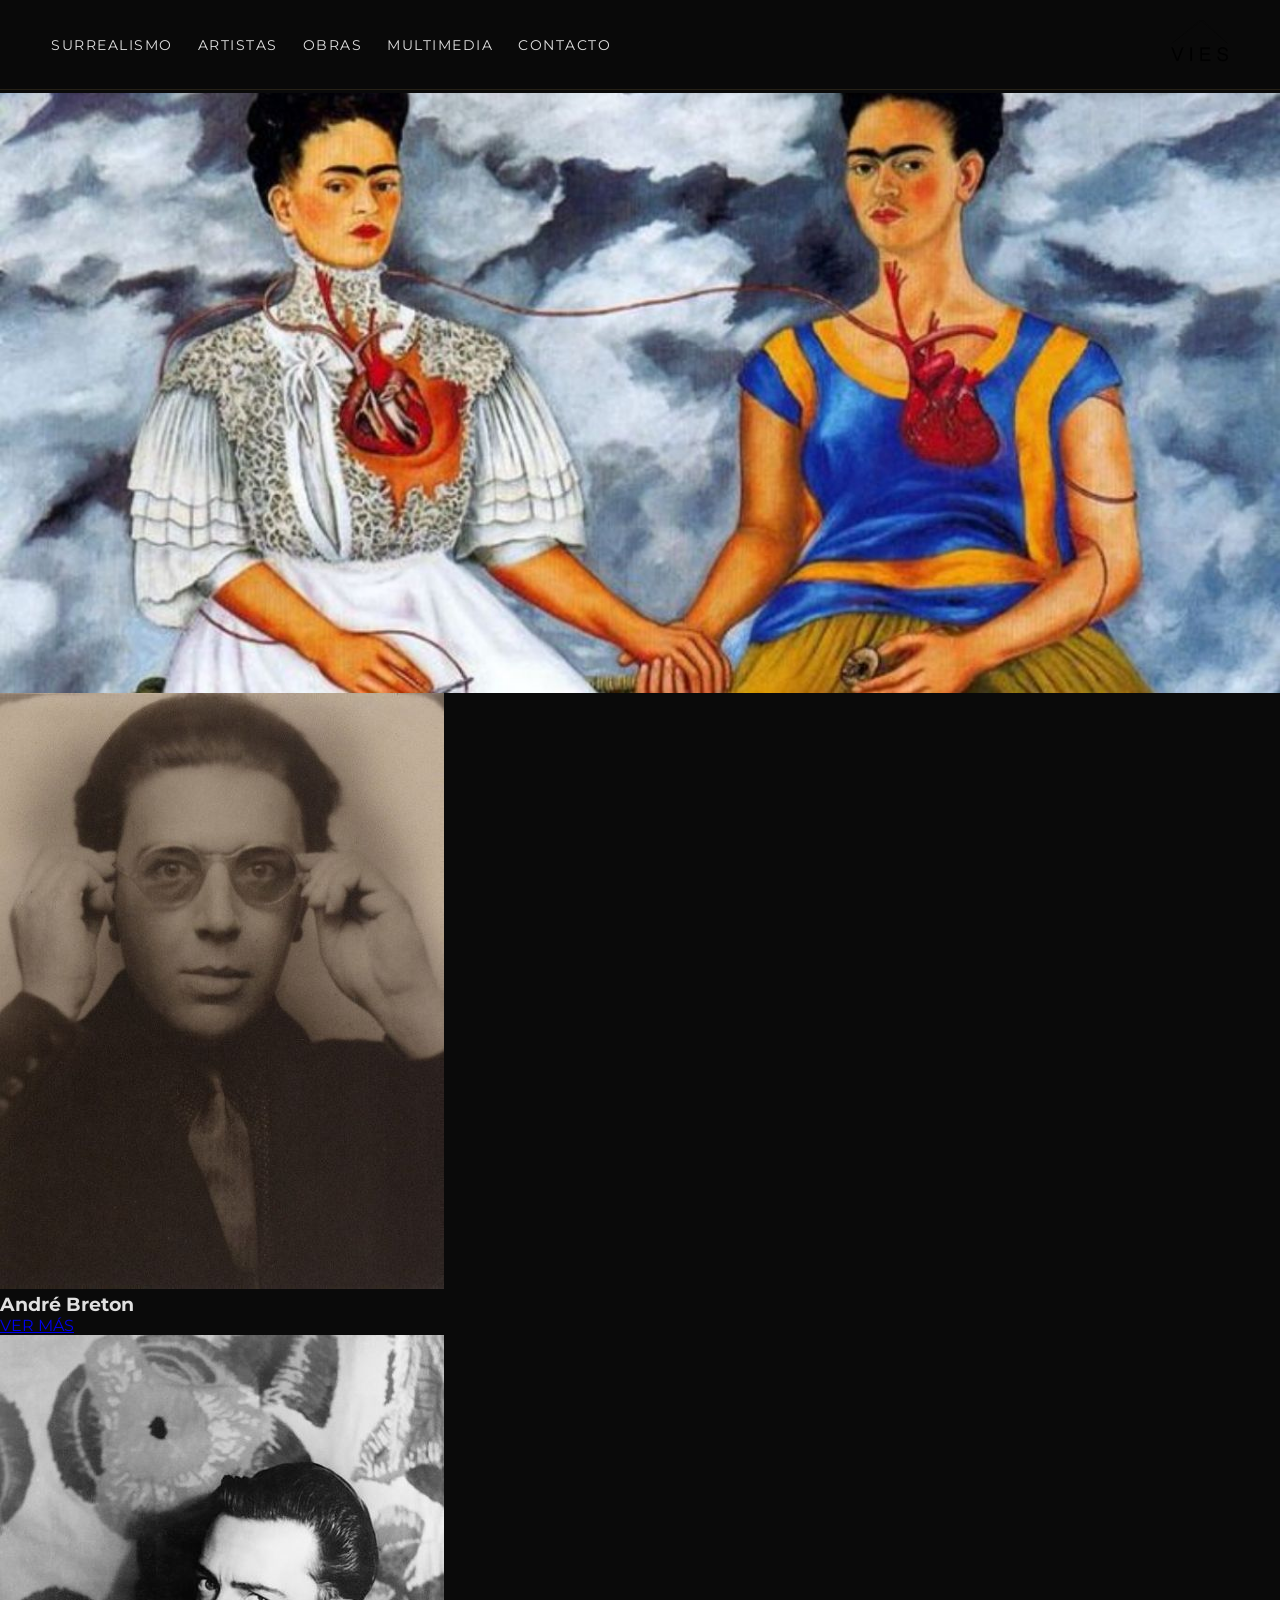
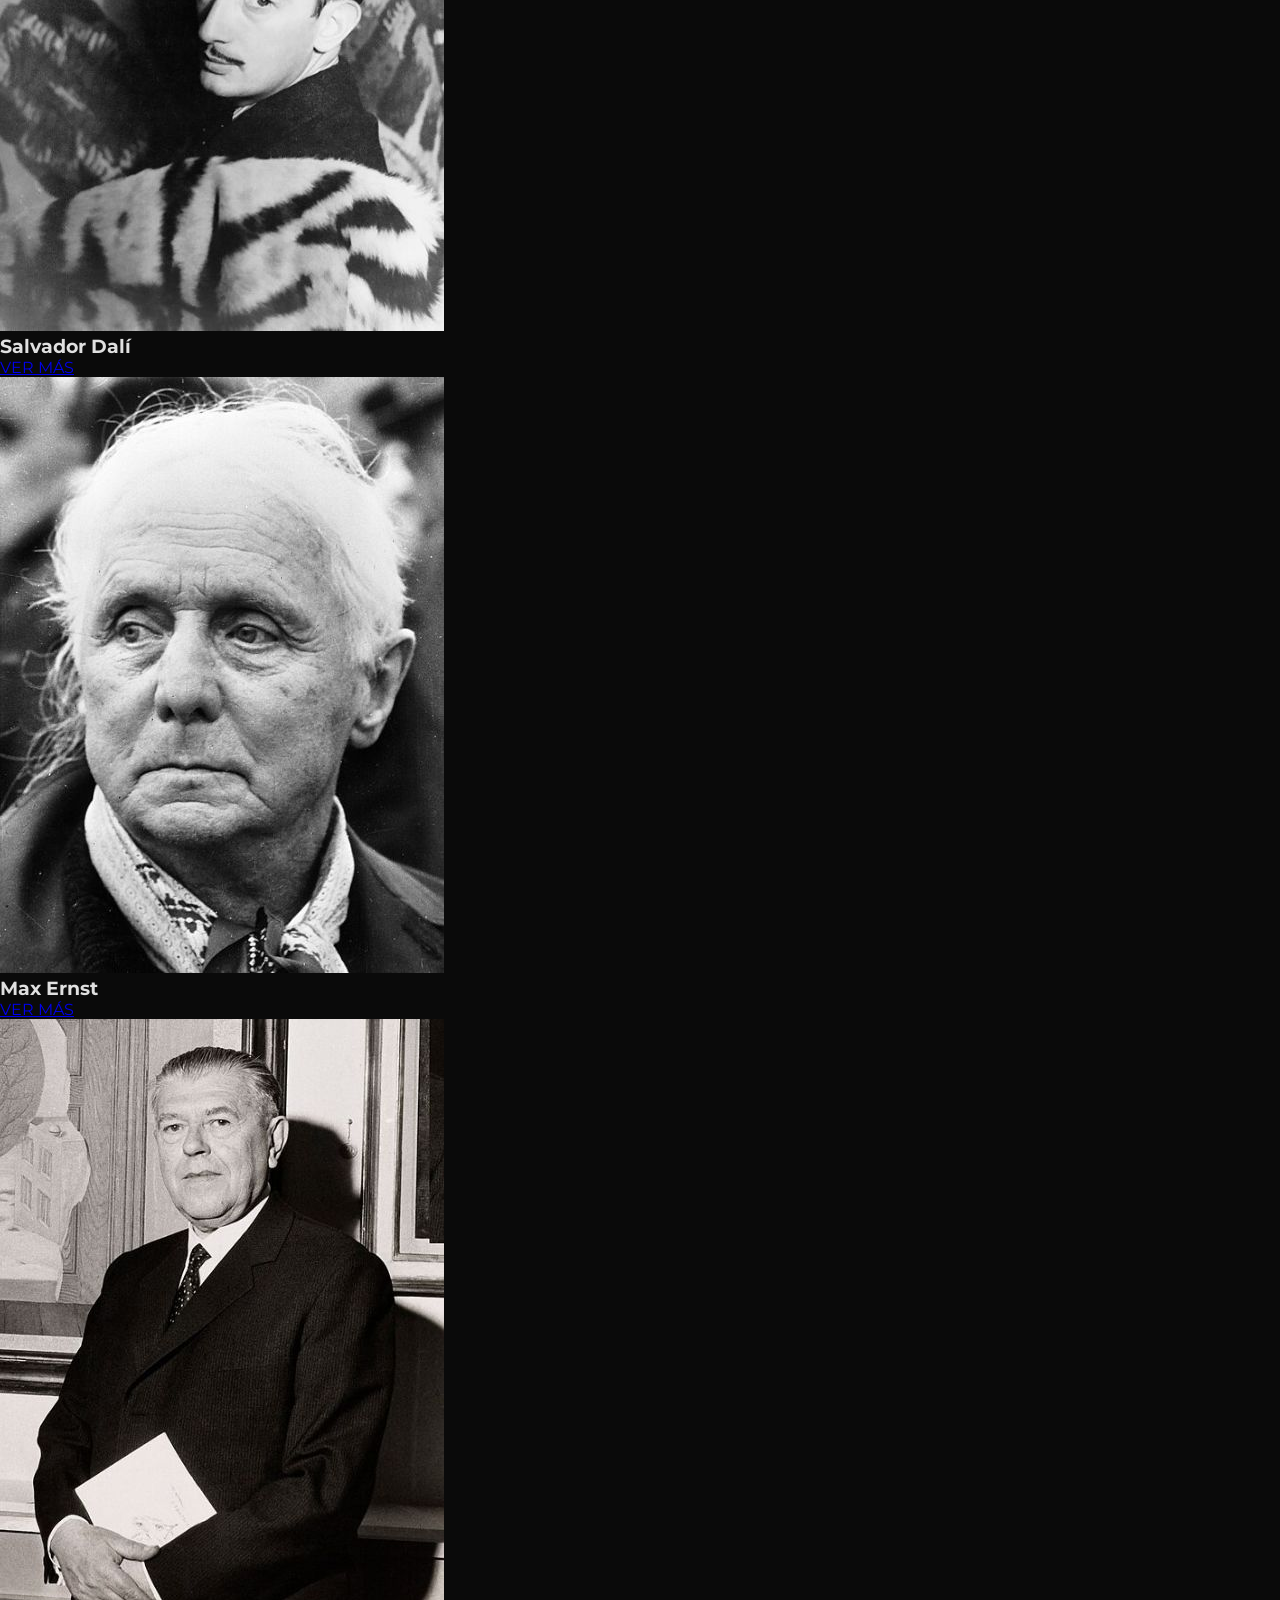
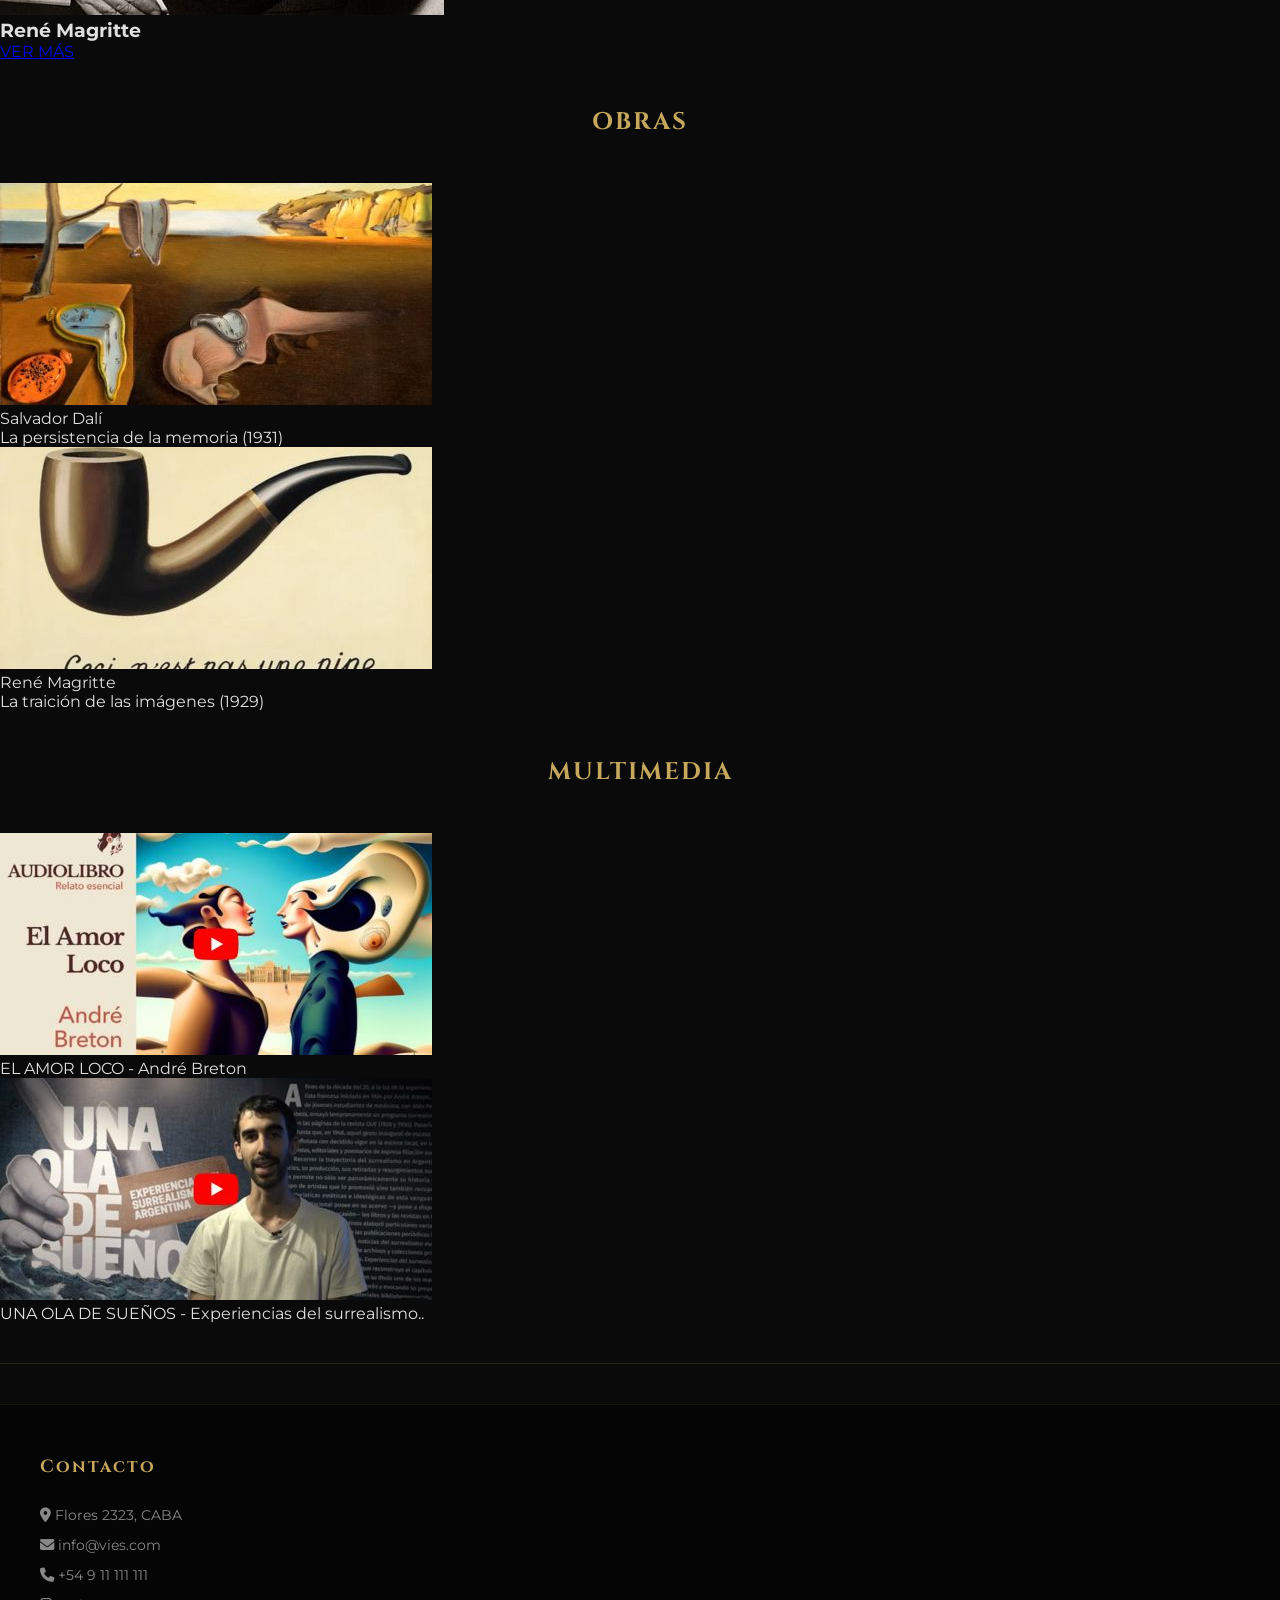
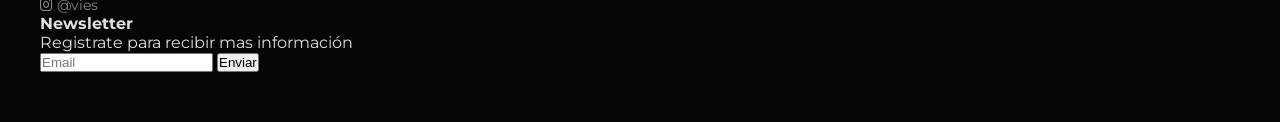
<file: index.html>
<!DOCTYPE html>
<html lang="en">

<head>
  <meta charset="UTF-8" />
  <meta http-equiv="X-UA-Compatible" content="IE=edge" />
  <meta name="viewport" content="width=device-width, initial-scale=1.0" />
  <title>Vies</title>
  <!-- import -->
  <link rel="stylesheet" href="./css/estilos.css" />
  <!--iconos del footer-->
  <link rel="stylesheet" href="https://cdnjs.cloudflare.com/ajax/libs/font-awesome/6.5.0/css/all.min.css" />
</head>

<body>
  <!-- Cabecera/Header -->
  <header class="header">
      <div class="menu-icon" onclick="toggleMenu()">☰</div>

      <nav class="nav">
<div class="nav-links" id="nav-links">
          <a href="./surrealismo.html">Surrealismo</a>
          <a href="./artistas.html">Artistas</a>
          <a href="./obras.html">Obras</a>
          <a href="./multimedia.html">Multimedia</a>
          <a href="./contacto.html">Contacto</a>


        </div>
        <div class="nav-logo">
          <a href="./index.html">
            <img src="./img/VIES.png" alt="Logo" class="logo">
          </a>
        </div>
      </nav>
    </header>


  <section class="slider">
    <div class="slider-container">
      <img class="slide active" src="./img/slide1.jpg" alt="Banner 1">
      <img class="slide" src="./img/slide2.jpg" alt="Banner 2">
      <img class="slide" src="./img/slide3.jpg" alt="Banner 3">
    </div>
  </section>

  <script>
    let currentSlide = 0;
    const slides = document.querySelectorAll(".slide");

    setInterval(() => {
      slides[currentSlide].classList.remove("active");
      currentSlide = (currentSlide + 1) % slides.length;
      slides[currentSlide].classList.add("active");
    }, 3000);
  </script>

  <!-- Contenido principal -->
    <div class="productos">
      <div class="producto">
        <img src="./img/art1.jpg" alt="André Breton" />
        <div class="info">
          <h3>André Breton</h3>
          <a href="./artistas.html">VER MÁS</a>
        </div>
      </div>
      <div class="producto">
        <img src="./img/art2.jpg" alt="Salvador Dalí" />
        <div class="info">
          <h3>Salvador Dalí</h3>
          <a href="./artistas.html">VER MÁS</a>
        </div>
      </div>
      <div class="producto">
        <img src="./img/art3.jpg" alt="Max Ernst" />
        <div class="info">
          <h3>Max Ernst</h3>
          <a href="./artistas.html">VER MÁS</a>
        </div>
      </div>
      <div class="producto">
        <img src="./img/art4.jpg" alt="René Magritte" />
        <div class="info">
          <h3>René Magritte</h3>
          <a href="./artistas.html">VER MÁS</a>
        </div>
      </div>
    </div>


  <h2 class="recuadro">OBRAS</h2>

  <div class="articulos">
    <div class="articulo">
      <a href="./obras.html">
        <img src="./img/obra1.jpg" alt="Obras">
      </a>
      <div class="detalle-producto">
        <div class="precio">Salvador Dalí</div>
      </div>
      <div class="detalle-producto">La persistencia de la memoria (1931)</div>
    </div>
    <div class="articulo">
      <a href="./obras.html">
        <img src="./img/obra2.jpg" alt="Obras">
      </a>
      <div class="detalle-producto">
        <div class="precio">René Magritte</div>
      </div>
      <div class="detalle-producto">La traición de las imágenes (1929)</div>
    </div>
  </div>


  <h2 class="recuadro">MULTIMEDIA</h2>

  <div class="articulos">
    <div class="articulo">
      <a href="./multimedia.html">
        <img src="./img/multi1.jpg" alt="Multimedia">
      </a>
      <div class="detalle-producto">
      </div>
      <div class="detalle-producto">EL AMOR LOCO - André Breton</div>
    </div>
    <div class="articulo">
      <a href="./multimedia.html">
        <img src="./img/multi2.jpg" alt="Multimedia">
      </a>
      <div class="detalle-producto">
      </div>
      <div class="detalle-producto">UNA OLA DE SUEÑOS - Experiencias del surrealismo..</div>
    </div>
  </div>
  
  
<!-- <article id="marco-anuncio">
    <iframe  src="https://sk8arg.github.io/publicidad.github.io/" frameborder="0" scrolling="no"></iframe>
  </article>-->


    <hr/>


  <footer id="contacto" class="footer">

    <div class="footer-info bloque-footer">

      <div class="contacto">
        <div class="info">
          <div class="contacto-titulo"><strong>Contacto</strong></div>
          <div><i class="fas fa-map-marker-alt"></i> Flores 2323, CABA</div>
          <div><i class="fas fa-envelope"></i> info@vies.com</div>
          <div><i class="fas fa-phone"></i> +54 9 11 111 111</div>
          <div>
            <i class="fab fa-instagram"></i>
            <a href="https://instagram.com/vies" target="_blank" style="color: inherit; text-decoration: none;">
              @vies
            </a>
          </div>

      </div>
    </div>
  </div>
    <div class="footer-dev bloque-footer">

      <div class="cuadro-contacto">
        <div class="info">
          <div class="news"><strong>Newsletter</strong> </div>
          <div class="news-detalle">Registrate para recibir mas información
          </div>
          <div>
            <form class="news-campo" action="" method="get">
              <input class="news-camp" type="text" placeholder="Email">
              <button class="news-boton" type="submit">Enviar</button>
            </form>
          </div>
        </div>
      </div>
    </div>

    <!-- <div class="footer-logo bloque-footer">
        <iframe
          src="https://www.google.com/maps/embed?pb=!1m18!1m12!1m3!1d3284.0192411597536!2d-58.384635073503446!3d-34.6036749574973!2m3!1f0!2f0!3f0!3m2!1i1024!2i768!4f13.1!3m3!1m2!1s0x4aa9f0a6da5edb%3A0x11bead4e234e558b!2sObelisco!5e0!3m2!1ses!2sar!4v1746364151088!5m2!1ses!2sar"
          width="200"
          height="160"
          style="border: 0"
          allowfullscreen=""
          loading="lazy"
          referrerpolicy="no-referrer-when-downgrade"
        ></iframe>
      </div> -->
  </footer>

  <script>
    function toggleMenu() {
      const menu = document.querySelector(".nav-links");
      menu.classList.toggle("activo");
    }

  </script>

</body>

</html>
</file>
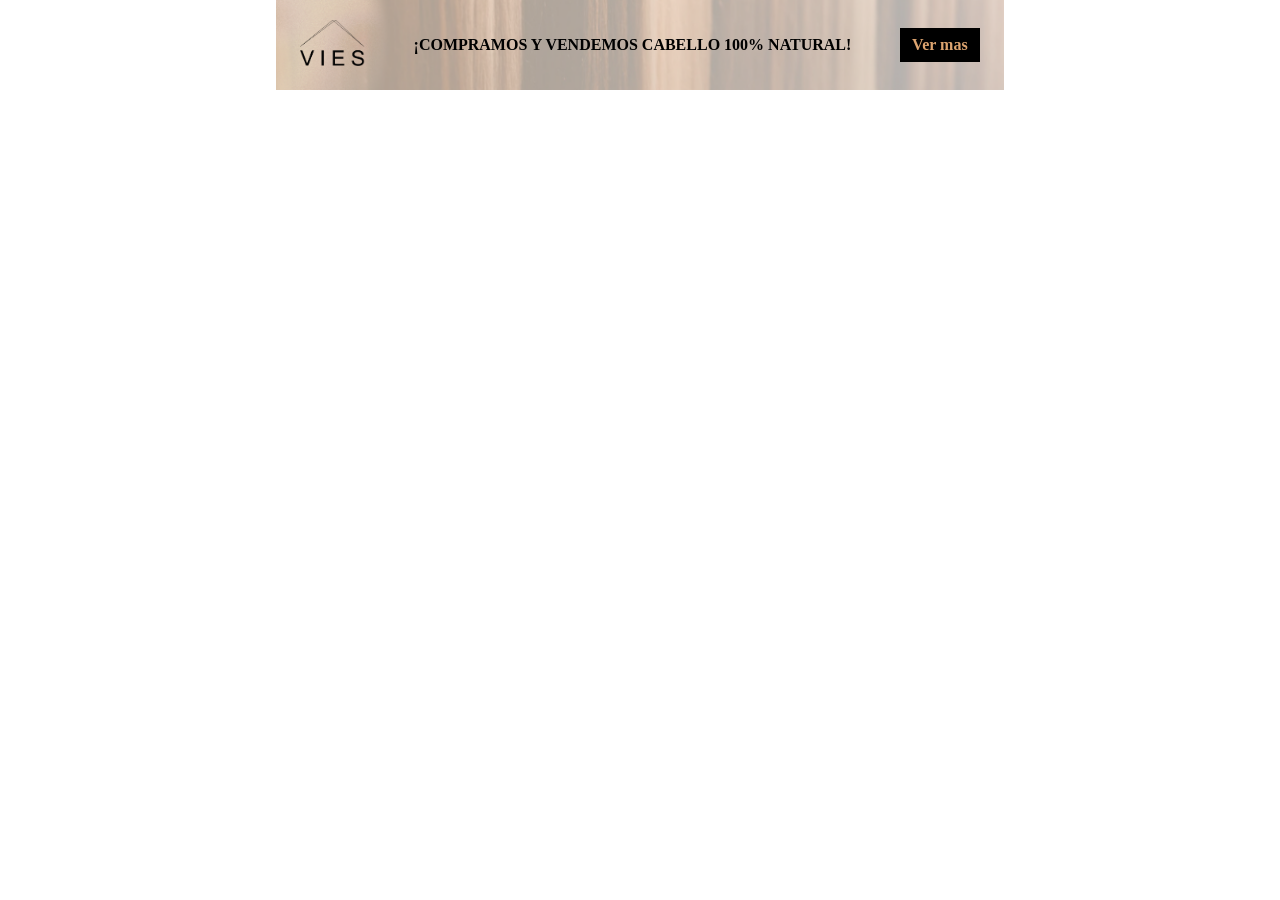
<file: anuncio.html>
<!DOCTYPE html>
<html lang="en">

<head>
  <meta charset="UTF-8" />
  <meta http-equiv="X-UA-Compatible" content="IE=edge" />
  <meta name="viewport" content="width=device-width, initial-scale=1.0" />
  <title>Vies</title>
  <!-- import -->
  <link rel="stylesheet" href="./css/disenoanuncio.css" />
</head>

<body>

  <aside class="anuncio ">
   
      <img src="./img/VIES.png" alt="Logo Vies Store" class="logo-anuncio">
      <h2>¡COMPRAMOS Y VENDEMOS CABELLO 100% NATURAL! </h2>
      <a href="https://Quemibarrios.github.io/VIES/" target="_blank" class="boton-anuncio ">Ver mas</a>

  </aside>

</body>

</html>
</file>
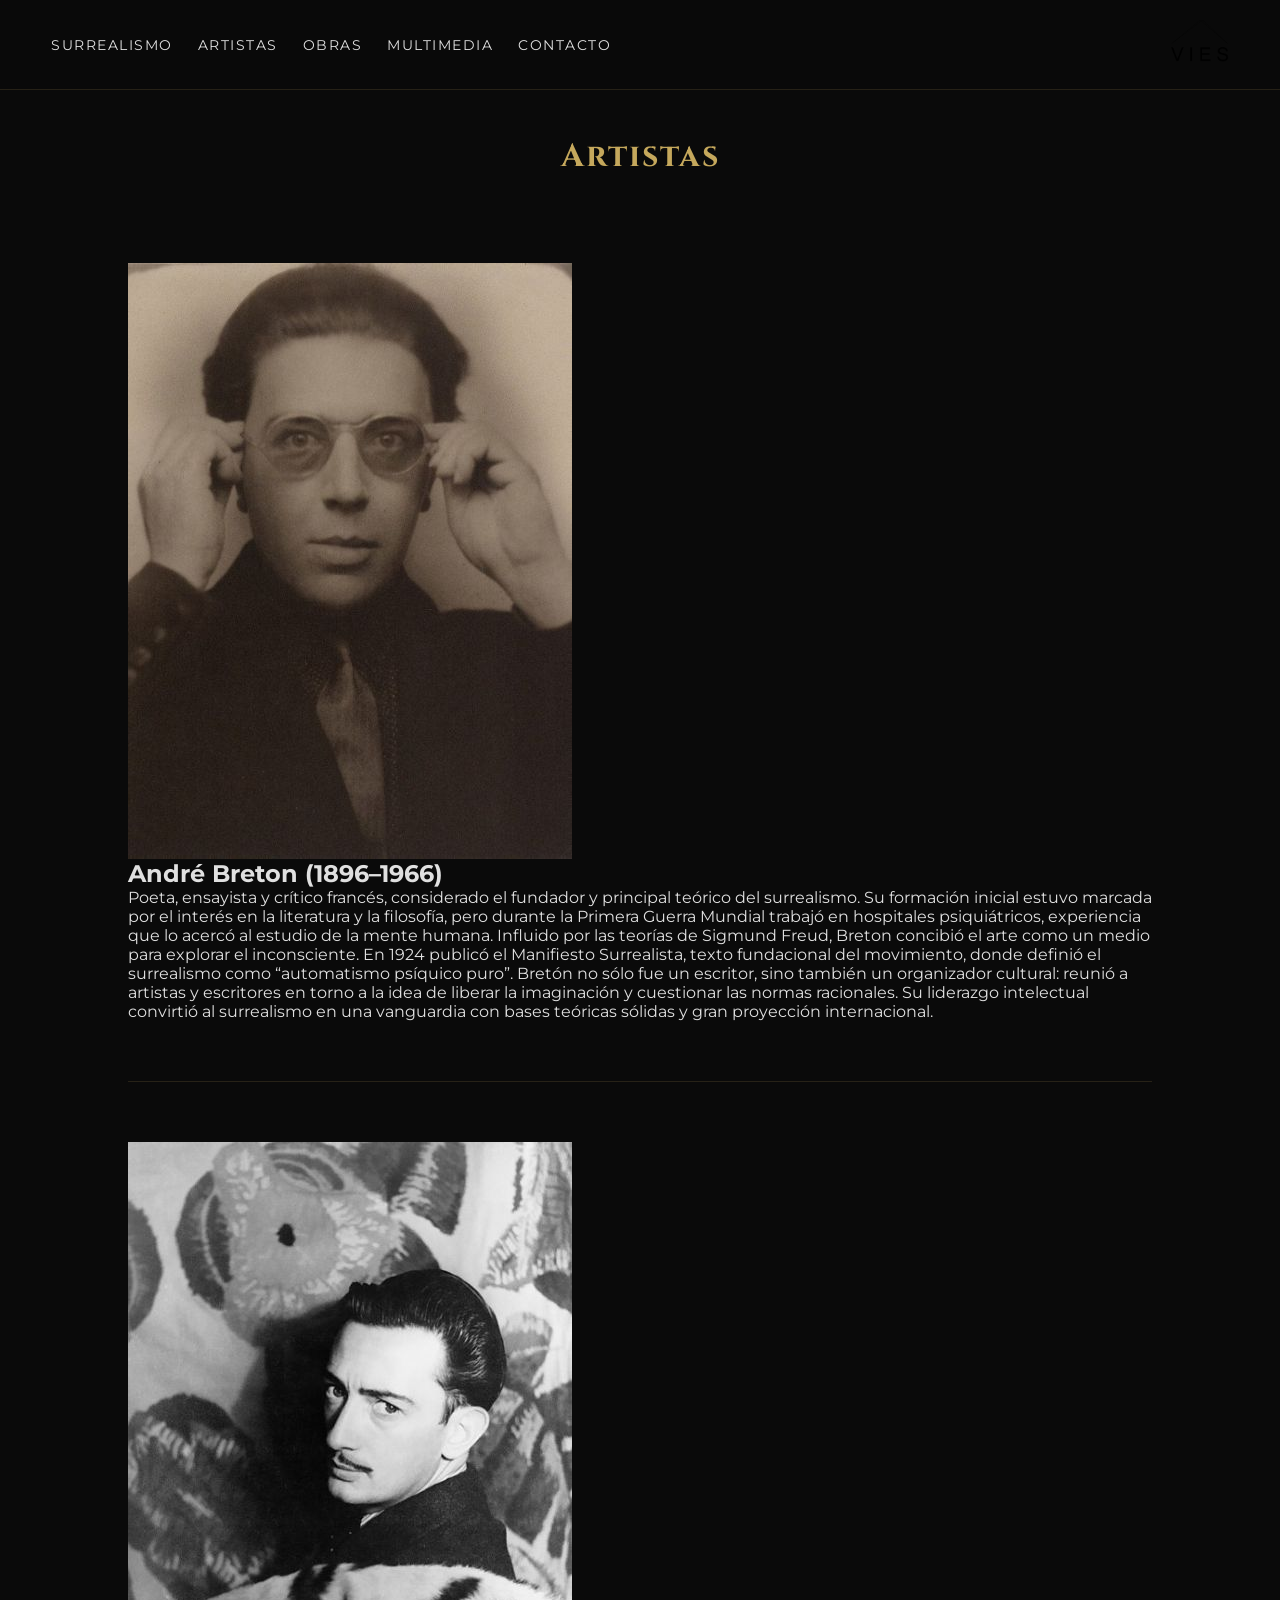
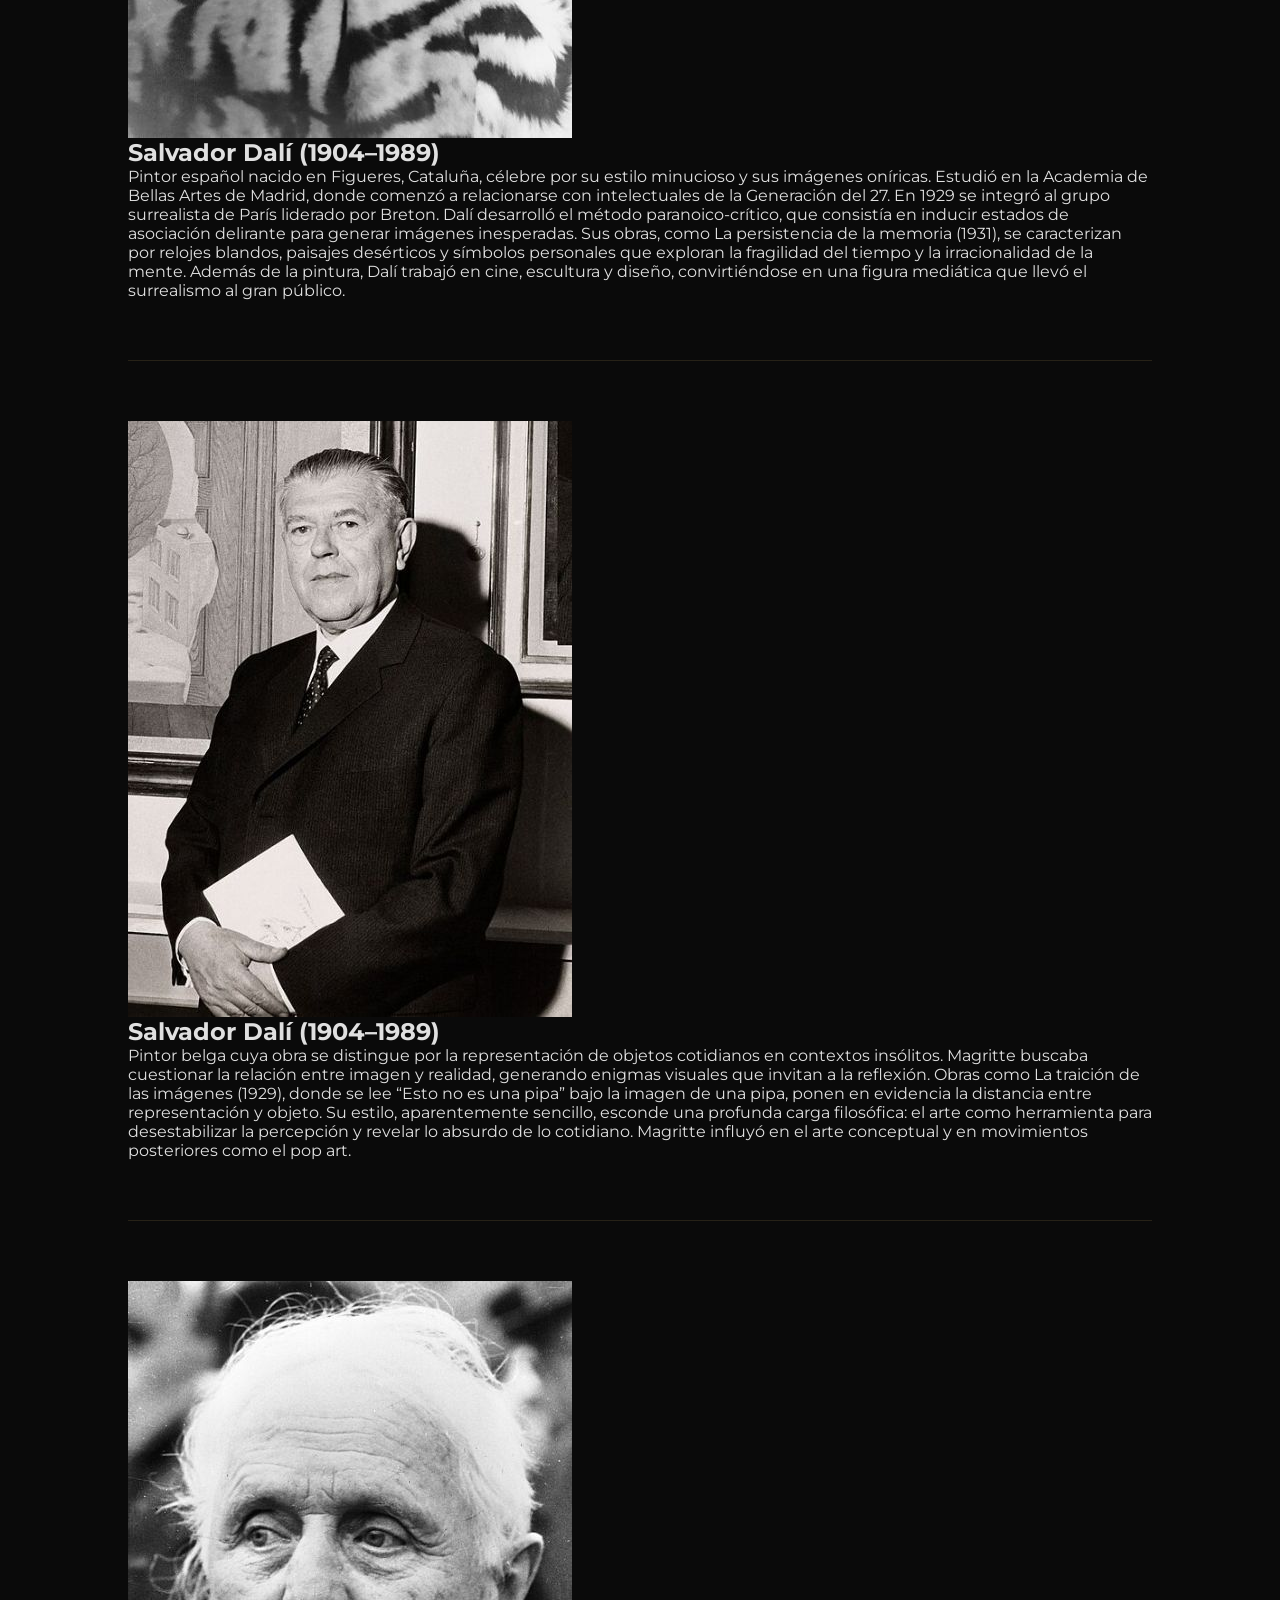
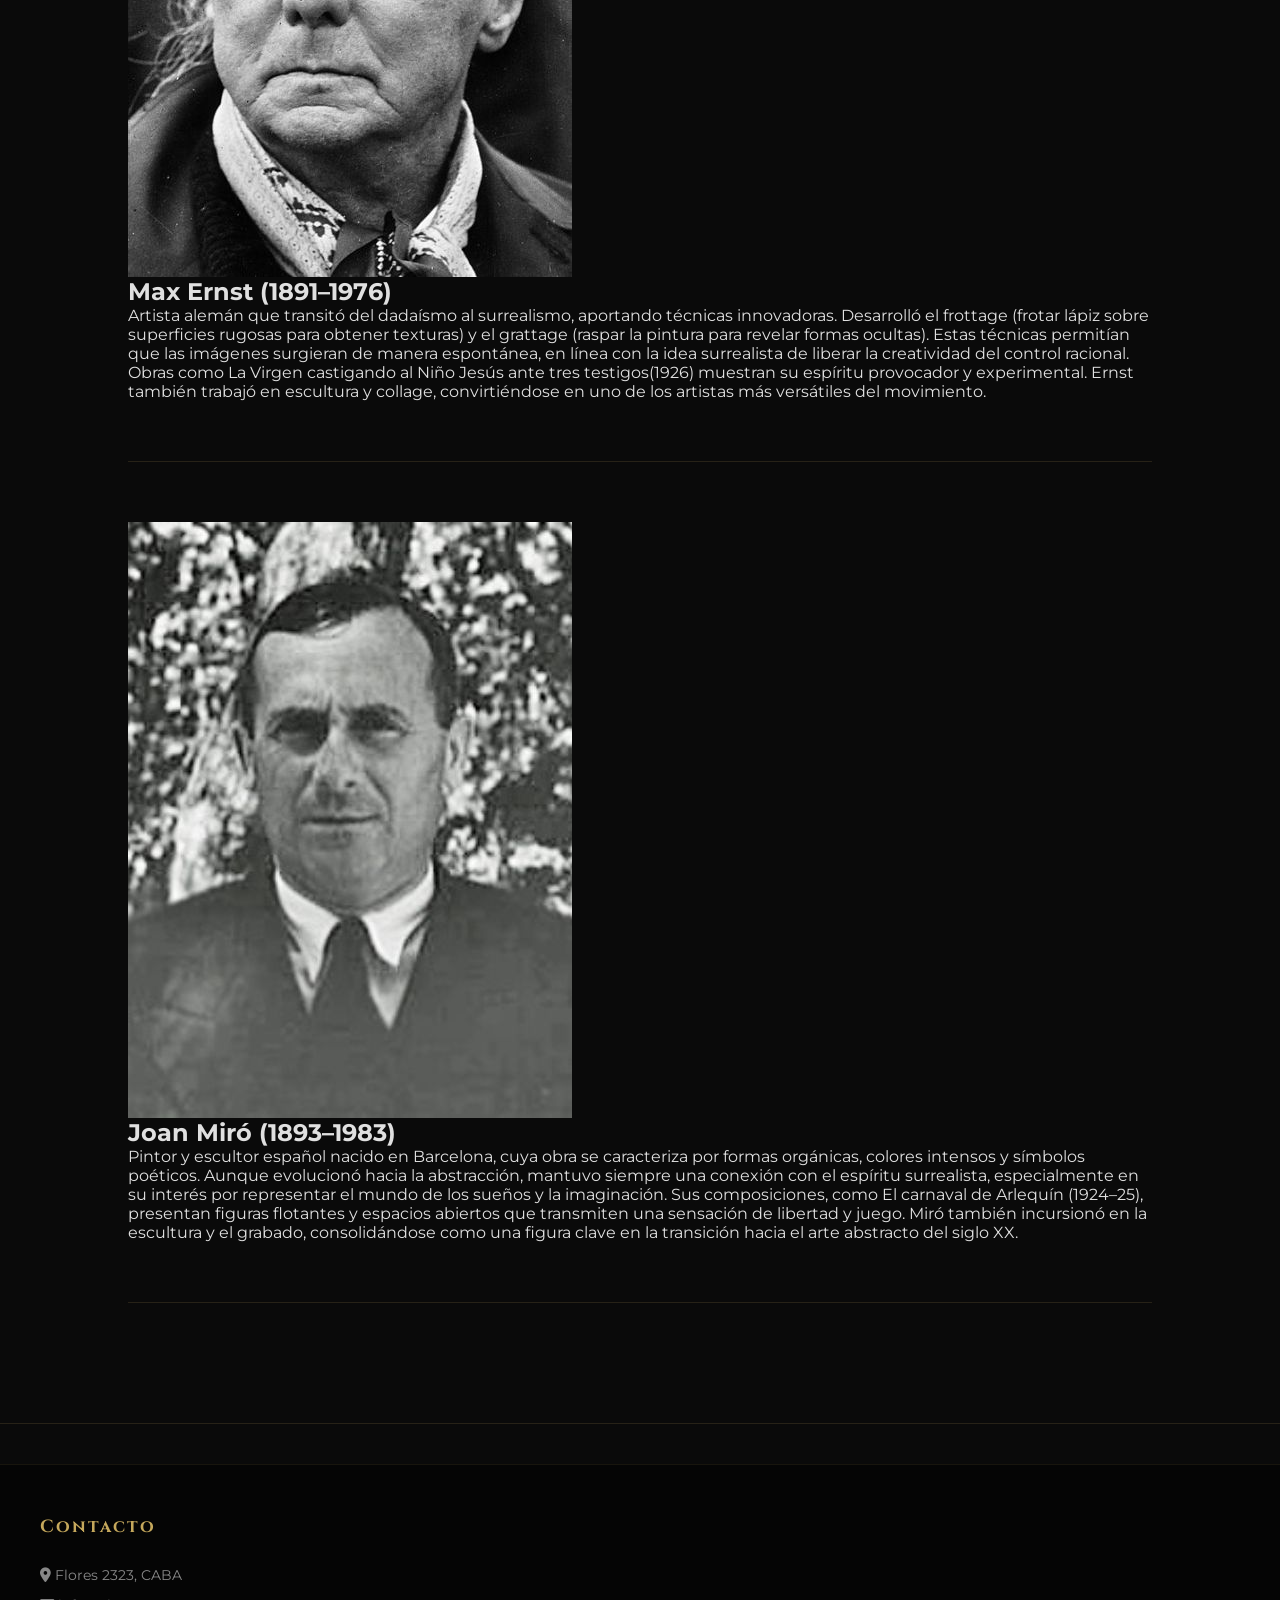
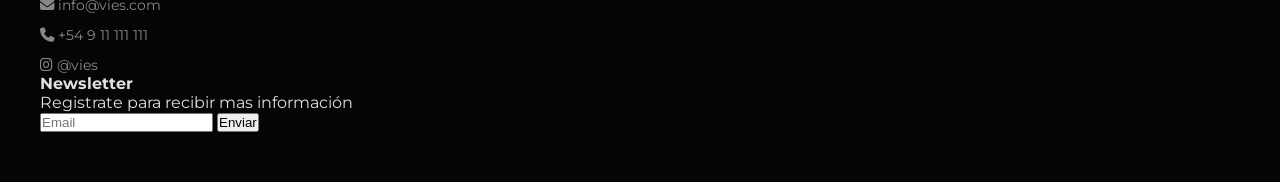
<file: artistas.html>
<!DOCTYPE html>
<html lang="en">

<head>
  <meta charset="UTF-8">
  <meta http-equiv="X-UA-Compatible" content="IE=edge">
  <meta name="viewport" content="width=device-width, initial-scale=1.0">
  <title>Vies</title> <!-- import -->
  <link rel="stylesheet" href="./css/estilos.css">

  <link rel="stylesheet" href="./css/lightbox.min.css">
  <!--iconos del footer-->
  <link rel="stylesheet" href="https://cdnjs.cloudflare.com/ajax/libs/font-awesome/6.5.0/css/all.min.css" />
</head>

<body>
  <!-- Cabecera/Header -->
  <header class="header">
    <div class="menu-icon" onclick="toggleMenu()">☰</div>

    <nav class="nav">
      <div class="nav-links" id="nav-links">
        <a href="./surrealismo.html">Surrealismo</a>
        <a href="./artistas.html">Artistas</a>
        <a href="./obras.html">Obras</a>
        <a href="./multimedia.html">Multimedia</a>
        <a href="./contacto.html">Contacto</a>
      </div>
      <div class="nav-logo">
        <a href="./index.html">
          <img src="./img/VIES.png" alt="Logo" class="logo">
        </a>
      </div>
    </nav>
  </header>

  <!-- Contenido principal -->

  <h1 class="recuadro">Artistas</h1>

  <div class="artistas">
    <div class="artista">
      <img src="./img/breton.jpg" alt="Salvador Dalí">
      <h2>André Breton (1896–1966)</h2>
      <p>Poeta, ensayista y crítico francés, considerado el fundador y principal teórico del surrealismo. Su formación inicial estuvo marcada por el interés en la literatura y la filosofía, pero durante la Primera Guerra Mundial trabajó en hospitales psiquiátricos, experiencia que lo acercó al estudio de la mente humana. Influido por las teorías de Sigmund Freud, Breton concibió el arte como un medio para explorar el inconsciente. En 1924 publicó el Manifiesto Surrealista, texto fundacional del movimiento, donde definió el surrealismo como “automatismo psíquico puro”. Bretón no sólo fue un escritor, sino también un organizador cultural: reunió a artistas y escritores en torno a la idea de liberar la imaginación y cuestionar las normas racionales. Su liderazgo intelectual convirtió al surrealismo en una vanguardia con bases teóricas sólidas y gran proyección internacional.
      </p>
    </div>
    <hr/>

    <div class="artista">
      <img src="./img/dali.jpg" alt="Salvador Dalí">
      <h2>Salvador Dalí (1904–1989)</h2>
      <p>Pintor español nacido en Figueres, Cataluña, célebre por su estilo minucioso y sus imágenes oníricas. Estudió en la Academia de Bellas Artes de Madrid, donde comenzó a relacionarse con intelectuales de la Generación del 27. En 1929 se integró al grupo surrealista de París liderado por Breton. Dalí desarrolló el método paranoico-crítico, que consistía en inducir estados de asociación delirante para generar imágenes inesperadas. Sus obras, como La persistencia de la memoria (1931), se caracterizan por relojes blandos, paisajes desérticos y símbolos personales que exploran la fragilidad del tiempo y la irracionalidad de la mente. Además de la pintura, Dalí trabajó en cine, escultura y diseño, convirtiéndose en una figura mediática que llevó el surrealismo al gran público.
      </p>
    </div>
    <hr/>


    <div class="artista">
      <img src="./img/magritte.jpg" alt="René Magritte">
      <h2>Salvador Dalí (1904–1989)</h2>
      <p>Pintor belga cuya obra se distingue por la representación de objetos cotidianos en contextos insólitos. Magritte buscaba cuestionar la relación entre imagen y realidad, generando enigmas visuales que invitan a la reflexión. Obras como La traición de las imágenes (1929), donde se lee “Esto no es una pipa” bajo la imagen de una pipa, ponen en evidencia la distancia entre representación y objeto. Su estilo, aparentemente sencillo, esconde una profunda carga filosófica: el arte como herramienta para desestabilizar la percepción y revelar lo absurdo de lo cotidiano. Magritte influyó en el arte conceptual y en movimientos posteriores como el pop art.
      </p>
    </div>
    <hr/>


    <div class="artista">
      <img src="./img/ernst.jpg" alt="Max Ernst">
      <h2>Max Ernst (1891–1976)</h2>
      <p>Artista alemán que transitó del dadaísmo al surrealismo, aportando técnicas innovadoras. Desarrolló el frottage (frotar lápiz sobre superficies rugosas para obtener texturas) y el grattage (raspar la pintura para revelar formas ocultas). Estas técnicas permitían que las imágenes surgieran de manera espontánea, en línea con la idea surrealista de liberar la creatividad del control racional. Obras como La Virgen castigando al Niño Jesús ante tres testigos(1926) muestran su espíritu provocador y experimental. Ernst también trabajó en escultura y collage, convirtiéndose en uno de los artistas más versátiles del movimiento.
      </p>
    </div>
    <hr/>


    <div class="artista">
      <img src="./img/miro.jpg" alt="Joan Miró">
      <h2>Joan Miró (1893–1983)</h2>
      <p>Pintor y escultor español nacido en Barcelona, cuya obra se caracteriza por formas orgánicas, colores intensos y símbolos poéticos. Aunque evolucionó hacia la abstracción, mantuvo siempre una conexión con el espíritu surrealista, especialmente en su interés por representar el mundo de los sueños y la imaginación. Sus composiciones, como El carnaval de Arlequín (1924–25), presentan figuras flotantes y espacios abiertos que transmiten una sensación de libertad y juego. Miró también incursionó en la escultura y el grabado, consolidándose como una figura clave en la transición hacia el arte abstracto del siglo XX.
      </p>
    </div>
    <hr/>


    </div>
    </div>



    <!--footer-->

      <hr/>

      <footer id="contacto" class="footer">

        <div class="footer-info bloque-footer">
  
          <div class="contacto">
            <div class="info">
              <div class="contacto-titulo"><strong>Contacto</strong></div>
              <div><i class="fas fa-map-marker-alt"></i> Flores 2323, CABA</div>
              <div><i class="fas fa-envelope"></i> info@vies.com</div>
              <div><i class="fas fa-phone"></i> +54 9 11 111 111</div>
              <div>
                <i class="fab fa-instagram"></i>
                <a href="https://instagram.com/vies" target="_blank" style="color: inherit; text-decoration: none;">
                  @vies
                </a>
              </div>
            </div>
          </div>
        </div>
        <div class="footer-dev bloque-footer">
      
          <div class="cuadro-contacto">
            <div class="info">
              <div class="news"><strong>Newsletter</strong> </div>
              <div class="news-detalle">Registrate para recibir mas información<div>
                <form class="news-campo" action="" method="get">
                  <input class="news-camp" type="text" placeholder="Email">
                  <button  class="news-boton" type="submit">Enviar</button>
                </form>
              </div>
            </div>
          </div>
  
        </div>
        <!-- <div class="footer-logo bloque-footer">
          <iframe
            src="https://www.google.com/maps/embed?pb=!1m18!1m12!1m3!1d3284.0192411597536!2d-58.384635073503446!3d-34.6036749574973!2m3!1f0!2f0!3f0!3m2!1i1024!2i768!4f13.1!3m3!1m2!1s0x4aa9f0a6da5edb%3A0x11bead4e234e558b!2sObelisco!5e0!3m2!1ses!2sar!4v1746364151088!5m2!1ses!2sar"
            width="200"
            height="160"
            style="border: 0"
            allowfullscreen=""
            loading="lazy"
            referrerpolicy="no-referrer-when-downgrade"
          ></iframe>
        </div> -->
      </footer>

      <script>
        function toggleMenu() {
            const menu = document.querySelector(".nav-links");
            menu.classList.toggle("activo");
        }
    </script>
    
      <!-- galeria de imagenes desactivada -->

   <!--  <script src="./js/lightbox-plus-jquery.min.js"></script>-->

</body>

</html>
</file>
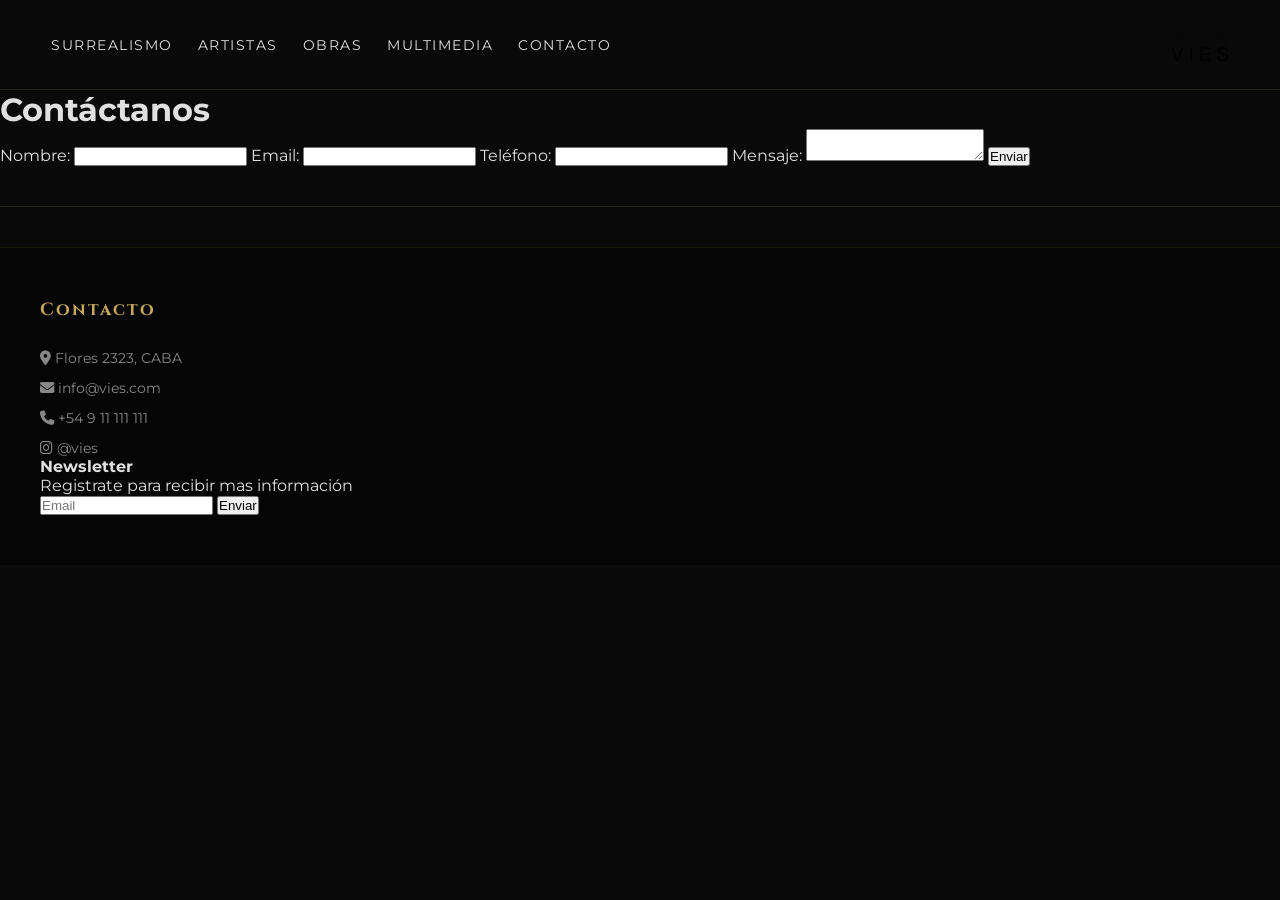
<file: contacto.html>
<!DOCTYPE html>
<html lang="en">
  <head>
    <meta charset="UTF-8" />
    <meta http-equiv="X-UA-Compatible" content="IE=edge" />
    <meta name="viewport" content="width=device-width, initial-scale=1.0" />
    <title>Vies</title>
    <!-- import -->
    <link rel="stylesheet" href="./css/estilos.css" />
  <!--iconos del footer-->
  <link rel="stylesheet" href="https://cdnjs.cloudflare.com/ajax/libs/font-awesome/6.5.0/css/all.min.css" />
  </head>

  <body>
    <!-- Cabecera/Header -->
    <header class="header">
      <div class="menu-icon" onclick="toggleMenu()">☰</div>

      <nav class="nav">
        <div class="nav-links" id="nav-links">
          <a href="./surrealismo.html">Surrealismo</a>
          <a href="./artistas.html">Artistas</a>
          <a href="./obras.html">Obras</a>
          <a href="./multimedia.html">Multimedia</a>
          <a href="./contacto.html">Contacto</a>
        </div>
        <div class="nav-logo">
          <a href="./index.html">
            <img src="./img/VIES.png" alt="Logo" class="logo">
          </a>
        </div>
      </nav>
    </header>

      <!-- Contenido principal -->

    <main class="contacto-container">
      <h1> Contáctanos</h1>

    <!--Formulario de contacto-->

    <div class="contenedor formulario">
        <div class="Formulario">
            <form method="post">
                <label for="nombre"> Nombre:</label>
                <input type="text" id="nombre" name="nombre" required>

                <label for="email"> Email:</label>
                <input type="email" id="email" name="email" required>

                <label for="telefono"> Teléfono:</label>
                <input type="tel" id="telefono" name="telefono">

                <label for="mensaje"> Mensaje:</label>
                <textarea id="mensaje" name="mensaje" required></textarea>

                <button class="news-boton" type="submit">Enviar</button>
            </form>
        </div>
    </main>
    <style>
      
      .mensaje {
    display: none; 
    position: fixed; 
    z-index: 9999; 
    left: 0;
    top: 0;
    width: 100%; 
    height: 100%; 
    background-color: rgba(0,0,0,0.5); 
    justify-content: center;
    align-items: center;
  }
  
  /* Contenido del mensaje */
  .mensaje-contenido {
    display: flex;
    background-color: white;
    padding: 5px;
    border-radius: 10px;
    text-align: center;
    max-width: 400px;
    width: 80%;
    height: 125px;
    box-shadow: 0 4px 10px rgba(0,0,0,0.3);
    font-family: 'Montserrat', sans-serif;
  }
  .mensaje-contenido > p{
  margin: auto;
  }
  /* Botón para cerrar */
  .cerrar {
      color: #aaa;
  float: right;
  font-size: 24px;
  font-weight: bold;
  cursor: pointer;
  position: relative;
  
  display: flex;
  }
  .cerrar:hover {
    color: black;
  }
    </style>
<div id="mensaje-exito" class="mensaje" >
      <div class="mensaje-contenido">
        
        <p>¡Gracias por tu consulta! Te responderemos pronto.</p>
        <span class="cerrar" onclick="cerrarMensaje()">×</span>
      </div>
    </div>
    <script>
     function MiFuncion() {
    // aquí se define el ID del elemento que va a tomar la clase
    const x = document.getElementById("navegador");
      x.classList.toggle("mostrarmenu");
      }
   
      
    // Mostrar mensaje al enviar formulario
    document.querySelector('.formulario form').addEventListener('submit', (evento)=> {
      evento.preventDefault();
      document.getElementById('mensaje-exito').style.display = 'flex';
      this.reset(); // limpia 
    });

    // Función para cerrar el mensaje
    function cerrarMensaje() {
      document.getElementById('mensaje-exito').style.display = 'none';
    }

    // Cierra el mensaje si se hace clic fuera del contenido
    
      const mensaje = document.getElementById('mensaje-exito');
      mensaje.addEventListener("click",(event)=>{
      if (event.target == mensaje) {
        mensaje.style.display = "none";
      }
    }
    )

    </script>
    <!--footer-->

    <hr/>

    <footer id="contacto" class="footer">

        <div class="footer-info bloque-footer">

        <div class="contacto">
            <div class="info">
              <div class="contacto-titulo"><strong>Contacto</strong></div>
              <div><i class="fas fa-map-marker-alt"></i> Flores 2323, CABA</div>
              <div><i class="fas fa-envelope"></i> info@vies.com</div>
              <div><i class="fas fa-phone"></i> +54 9 11 111 111</div>
              <div>
                <i class="fab fa-instagram"></i>
                <a href="https://instagram.com/vies" target="_blank" style="color: inherit; text-decoration: none;">
                  @vies
                </a>
              </div>
            </div>
          </div>
        </div>
        <div class="footer-dev bloque-footer">
      
          <div class="cuadro-contacto">
            <div class="info">
              <div class="news"><strong>Newsletter</strong> </div>
              <div class="news-detalle">Registrate para recibir mas información<div>
                <form class="news-campo" action="" method="get">
                  <input class="news-camp" type="text" placeholder="Email">
                  <button  class="news-boton" type="submit">Enviar</button>
                </form>
              </div>
            </div>
          </div>
  
        </div>
        <!-- <div class="footer-logo bloque-footer">
          <iframe
            src="https://www.google.com/maps/embed?pb=!1m18!1m12!1m3!1d3284.0192411597536!2d-58.384635073503446!3d-34.6036749574973!2m3!1f0!2f0!3f0!3m2!1i1024!2i768!4f13.1!3m3!1m2!1s0x4aa9f0a6da5edb%3A0x11bead4e234e558b!2sObelisco!5e0!3m2!1ses!2sar!4v1746364151088!5m2!1ses!2sar"
            width="200"
            height="160"
            style="border: 0"
            allowfullscreen=""
            loading="lazy"
            referrerpolicy="no-referrer-when-downgrade"
          ></iframe>
        </div> -->
      </footer>

      <script>
        function toggleMenu() {
            const menu = document.querySelector(".nav-links");
            menu.classList.toggle("activo");
        }
    </script>
    
    </body>
  </html>
</file>
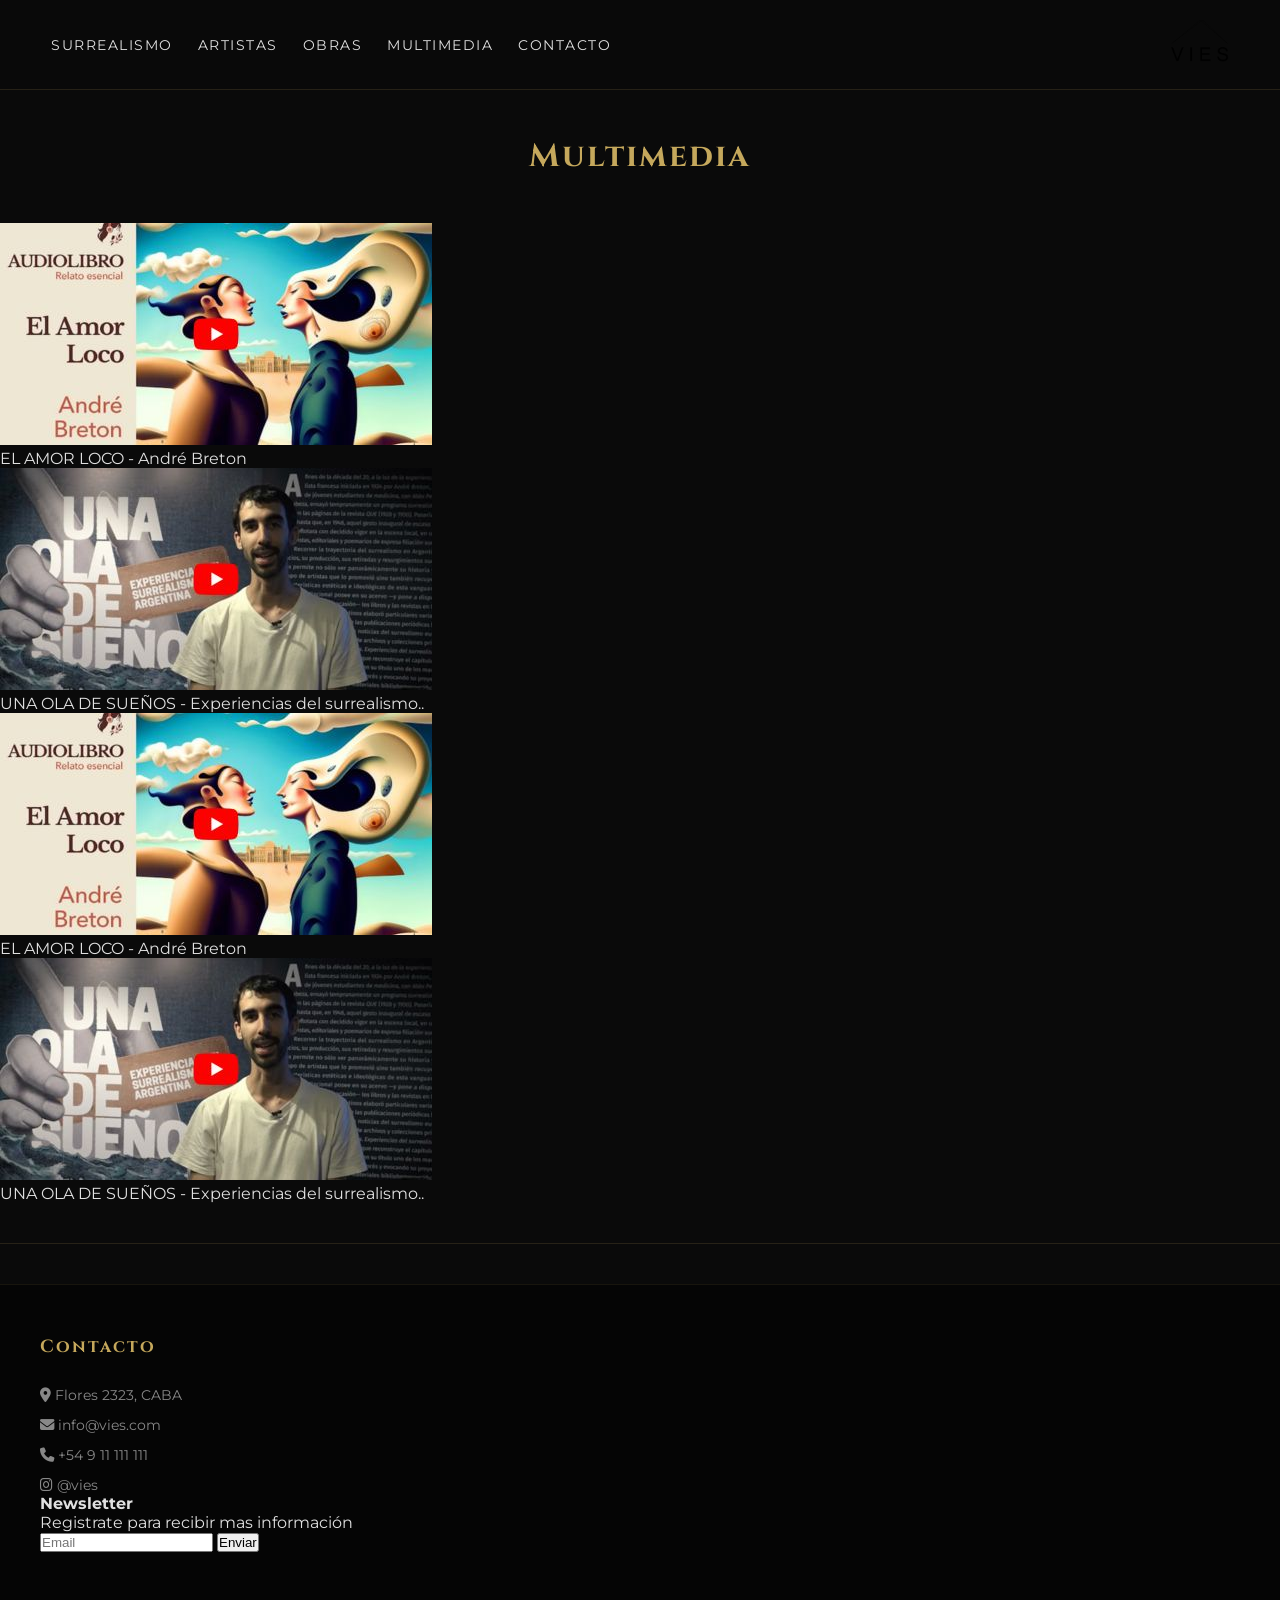
<file: multimedia.html>
<!DOCTYPE html>
<html lang="en">

<head>
  <meta charset="UTF-8">
  <meta http-equiv="X-UA-Compatible" content="IE=edge">
  <meta name="viewport" content="width=device-width, initial-scale=1.0">
  <title>Vies</title> <!-- import -->
  <link rel="stylesheet" href="./css/estilos.css">

  <link rel="stylesheet" href="./css/lightbox.min.css">
  <!--iconos del footer-->
  <link rel="stylesheet" href="https://cdnjs.cloudflare.com/ajax/libs/font-awesome/6.5.0/css/all.min.css" />
</head>

<body>
  <!-- Cabecera/Header -->
  <header class="header">
    <div class="menu-icon" onclick="toggleMenu()">☰</div>

    <nav class="nav">
      <div class="nav-links" id="nav-links">
        <a href="./surrealismo.html">Surrealismo</a>
        <a href="./artistas.html">Artistas</a>
        <a href="./obras.html">Obras</a>
        <a href="./multimedia.html">Multimedia</a>
        <a href="./contacto.html">Contacto</a>
      </div>
      <div class="nav-logo">
        <a href="./index.html">
          <img src="./img/VIES.png" alt="Logo" class="logo">
        </a>
      </div>
    </nav>
  </header>

  <!-- Contenido principal -->

  <h1 class="recuadro">Multimedia</h1>


  <div class="articulos">
    <div class="articulo">
      <a href="./multimedia.html">
        <img src="./img/multi1.jpg" alt="Video">
      </a>
      <div class="detalle-producto">
      </div>
      <div class="detalle-producto">EL AMOR LOCO - André Breton</div>
    </div>
    <div class="articulo">
      <a href="./multimedia.html">
        <img src="./img/multi2.jpg" alt="Video">
      </a>
      <div class="detalle-producto">
      </div>
      <div class="detalle-producto">UNA OLA DE SUEÑOS - Experiencias del surrealismo..</div>
    </div>
  </div>

  <div class="articulos">
    <div class="articulo">
      <a href="./multimedia.html">
        <img src="./img/multi1.jpg" alt="Video">
      </a>
      <div class="detalle-producto">
      </div>
      <div class="detalle-producto">EL AMOR LOCO - André Breton</div>
    </div>
    <div class="articulo">
      <a href="./multimedia.html">
        <img src="./img/multi2.jpg" alt="Video">
      </a>
      <div class="detalle-producto">
      </div>
      <div class="detalle-producto">UNA OLA DE SUEÑOS - Experiencias del surrealismo..</div>
    </div>
  </div>



    <!--footer-->

      <hr/>

      <footer id="contacto" class="footer">

        <div class="footer-info bloque-footer">
  
          <div class="contacto">
            <div class="info">
              <div class="contacto-titulo"><strong>Contacto</strong></div>
              <div><i class="fas fa-map-marker-alt"></i> Flores 2323, CABA</div>
              <div><i class="fas fa-envelope"></i> info@vies.com</div>
              <div><i class="fas fa-phone"></i> +54 9 11 111 111</div>
              <div>
                <i class="fab fa-instagram"></i>
                <a href="https://instagram.com/vies" target="_blank" style="color: inherit; text-decoration: none;">
                  @vies
                </a>
              </div>
            </div>
          </div>
        </div>
        <div class="footer-dev bloque-footer">
      
          <div class="cuadro-contacto">
            <div class="info">
              <div class="news"><strong>Newsletter</strong> </div>
              <div class="news-detalle">Registrate para recibir mas información<div>
                <form class="news-campo" action="" method="get">
                  <input class="news-camp" type="text" placeholder="Email">
                  <button  class="news-boton" type="submit">Enviar</button>
                </form>
              </div>
            </div>
          </div>
  
        </div>
        <!-- <div class="footer-logo bloque-footer">
          <iframe
            src="https://www.google.com/maps/embed?pb=!1m18!1m12!1m3!1d3284.0192411597536!2d-58.384635073503446!3d-34.6036749574973!2m3!1f0!2f0!3f0!3m2!1i1024!2i768!4f13.1!3m3!1m2!1s0x4aa9f0a6da5edb%3A0x11bead4e234e558b!2sObelisco!5e0!3m2!1ses!2sar!4v1746364151088!5m2!1ses!2sar"
            width="200"
            height="160"
            style="border: 0"
            allowfullscreen=""
            loading="lazy"
            referrerpolicy="no-referrer-when-downgrade"
          ></iframe>
        </div> -->
      </footer>

      <script>
        function toggleMenu() {
            const menu = document.querySelector(".nav-links");
            menu.classList.toggle("activo");
        }
    </script>
    
    <script src="./js/lightbox-plus-jquery.min.js"></script>

</body>

</html>
</file>
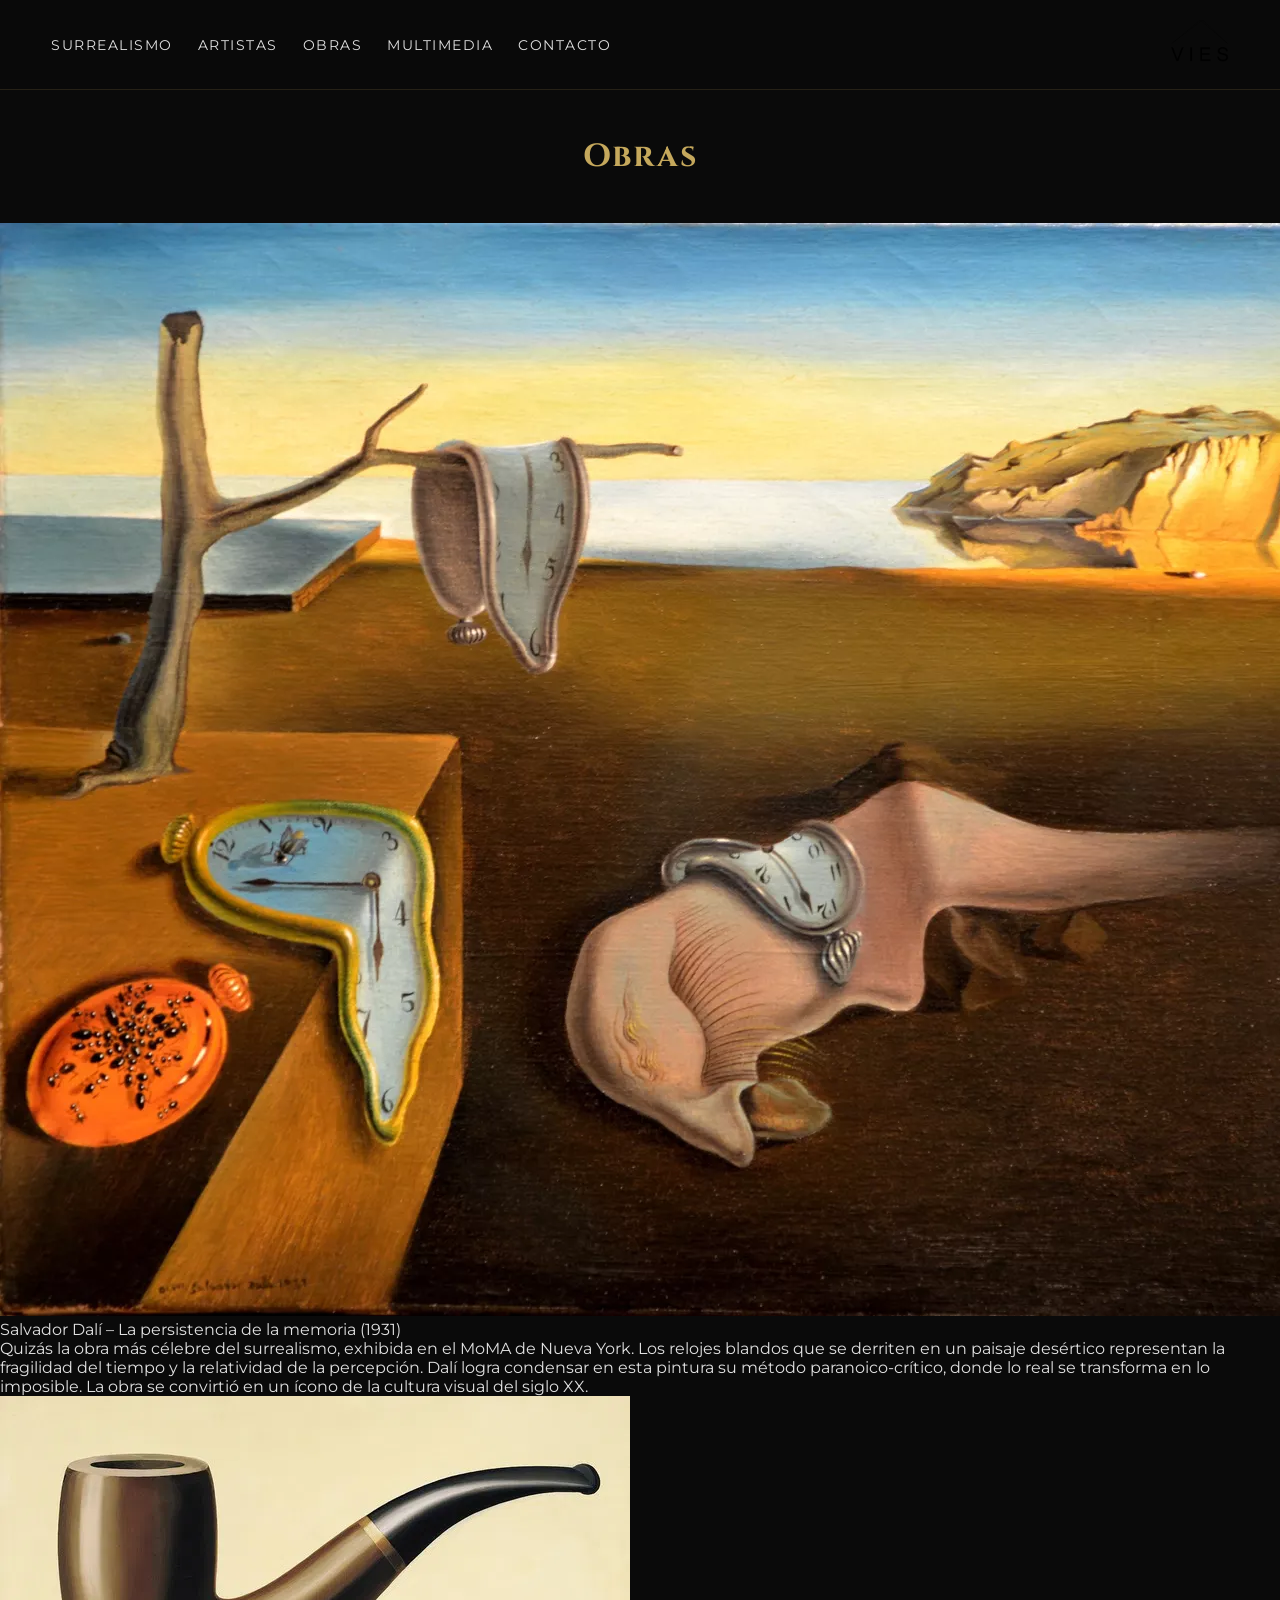
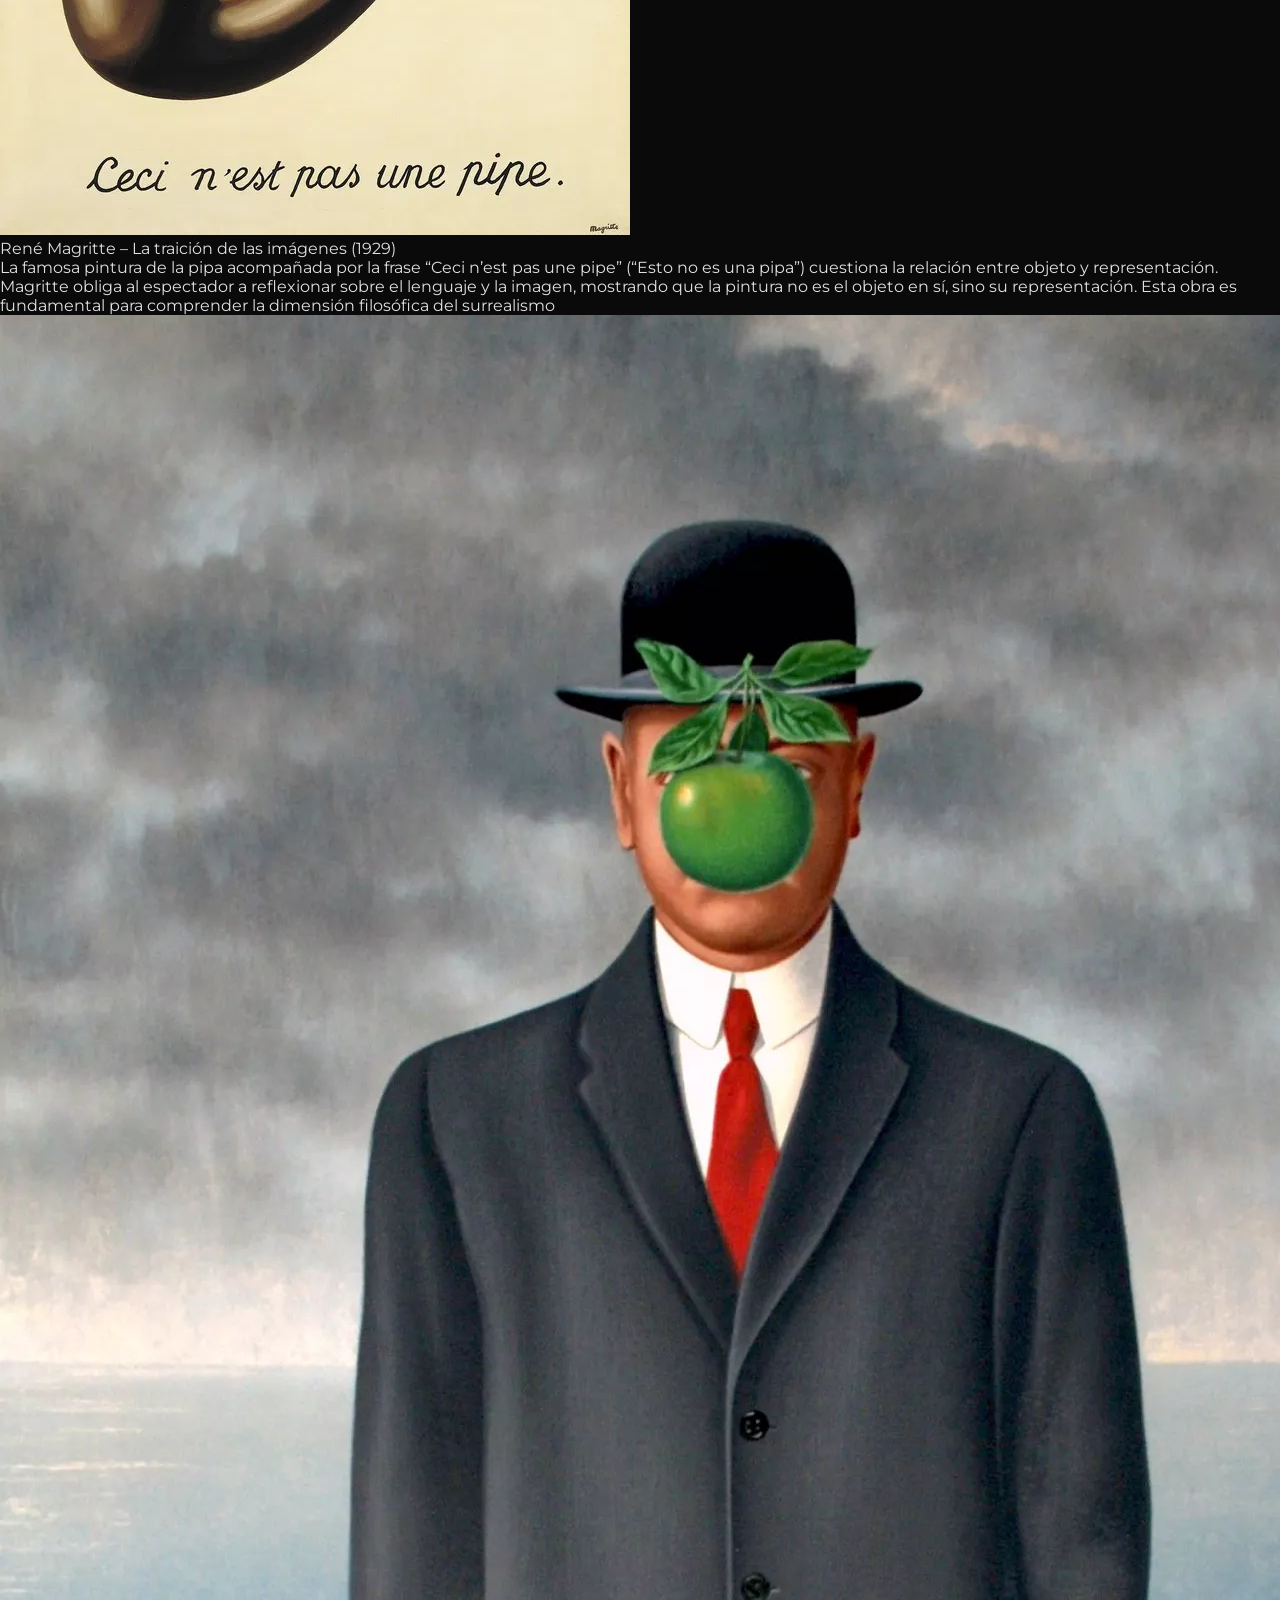
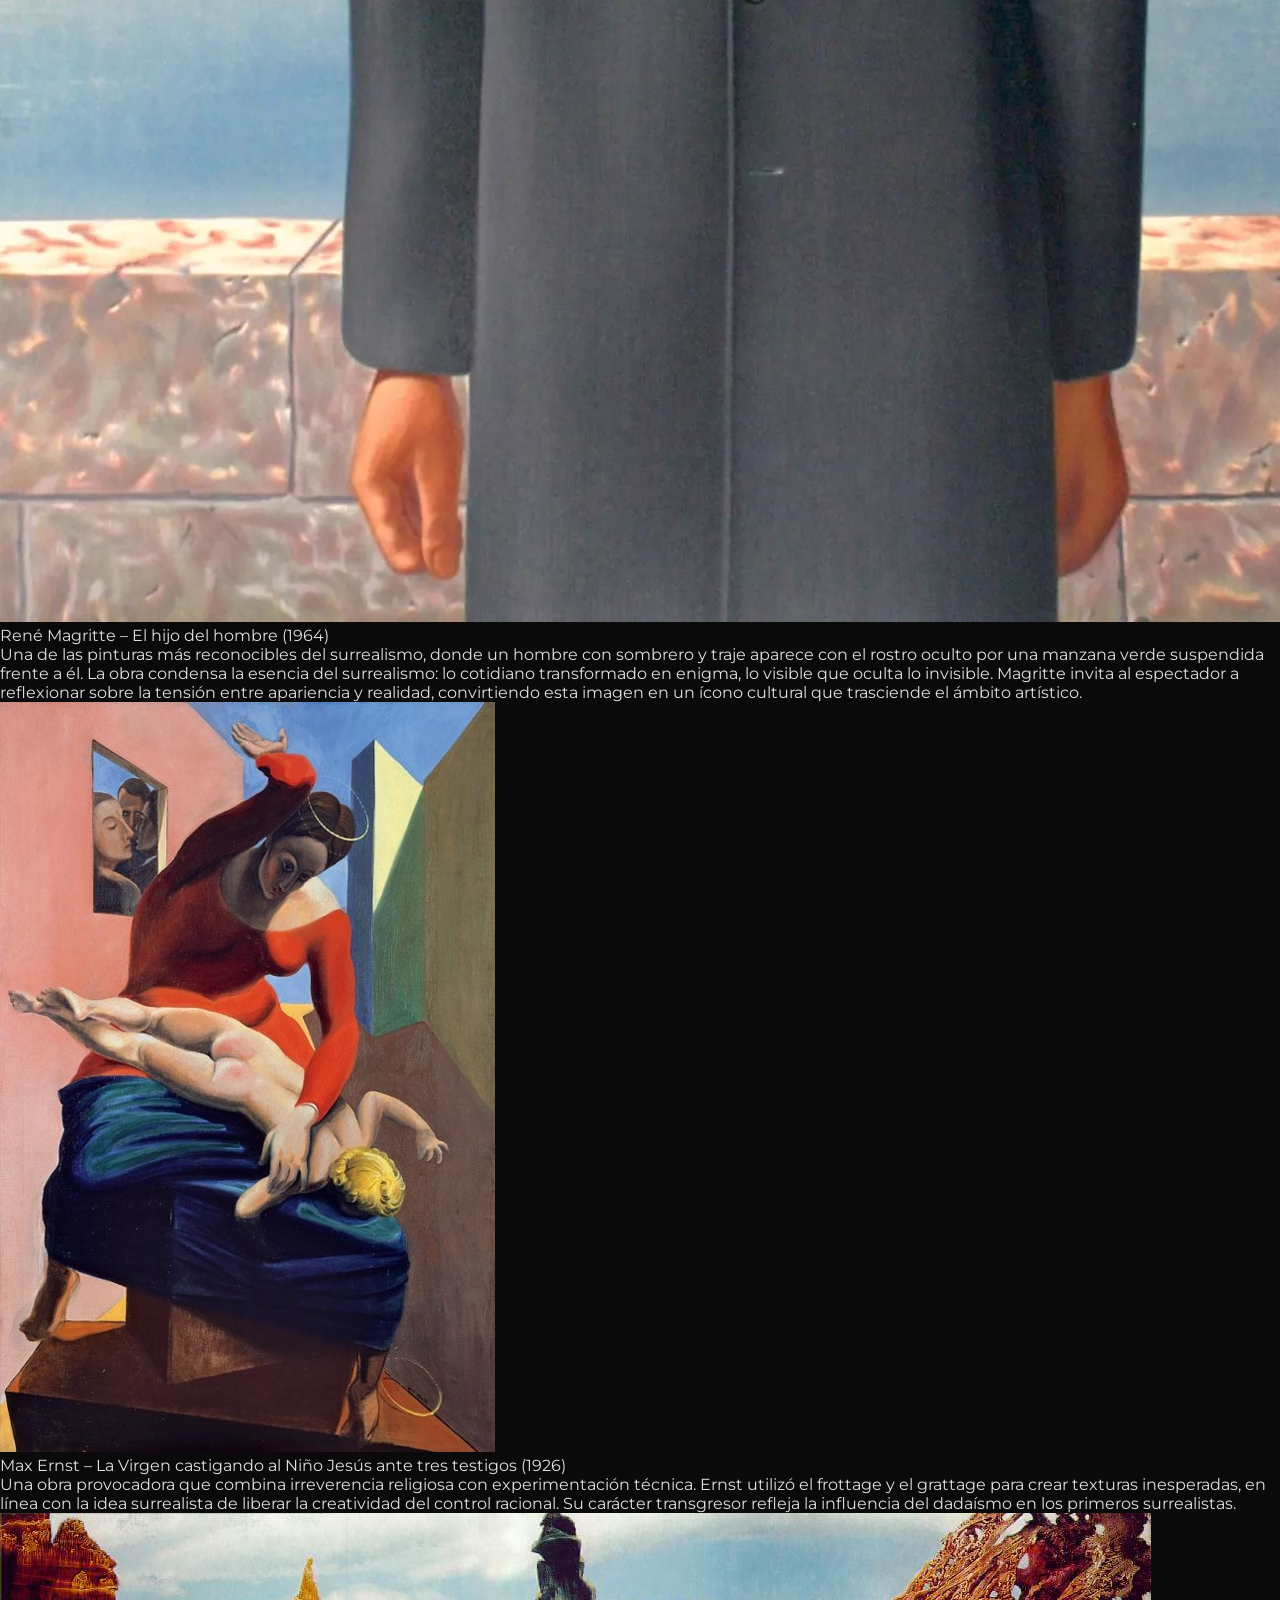
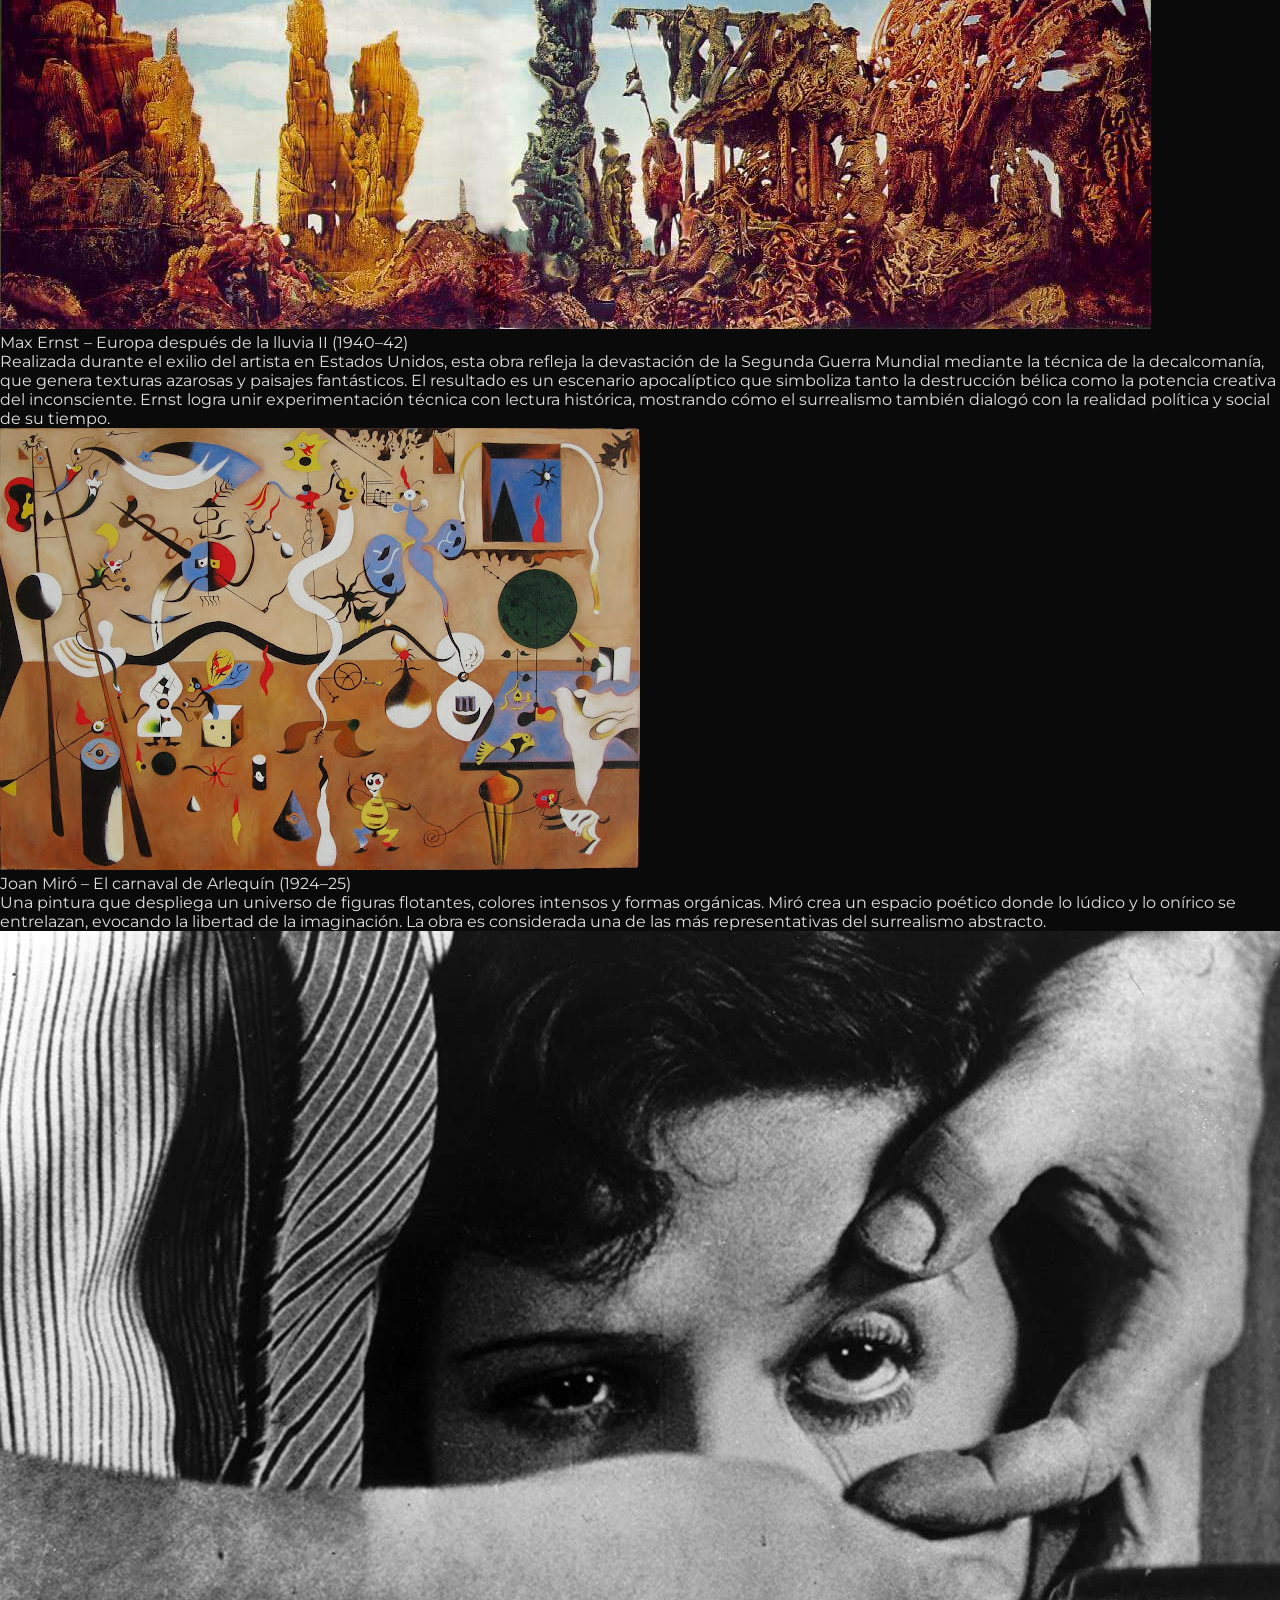
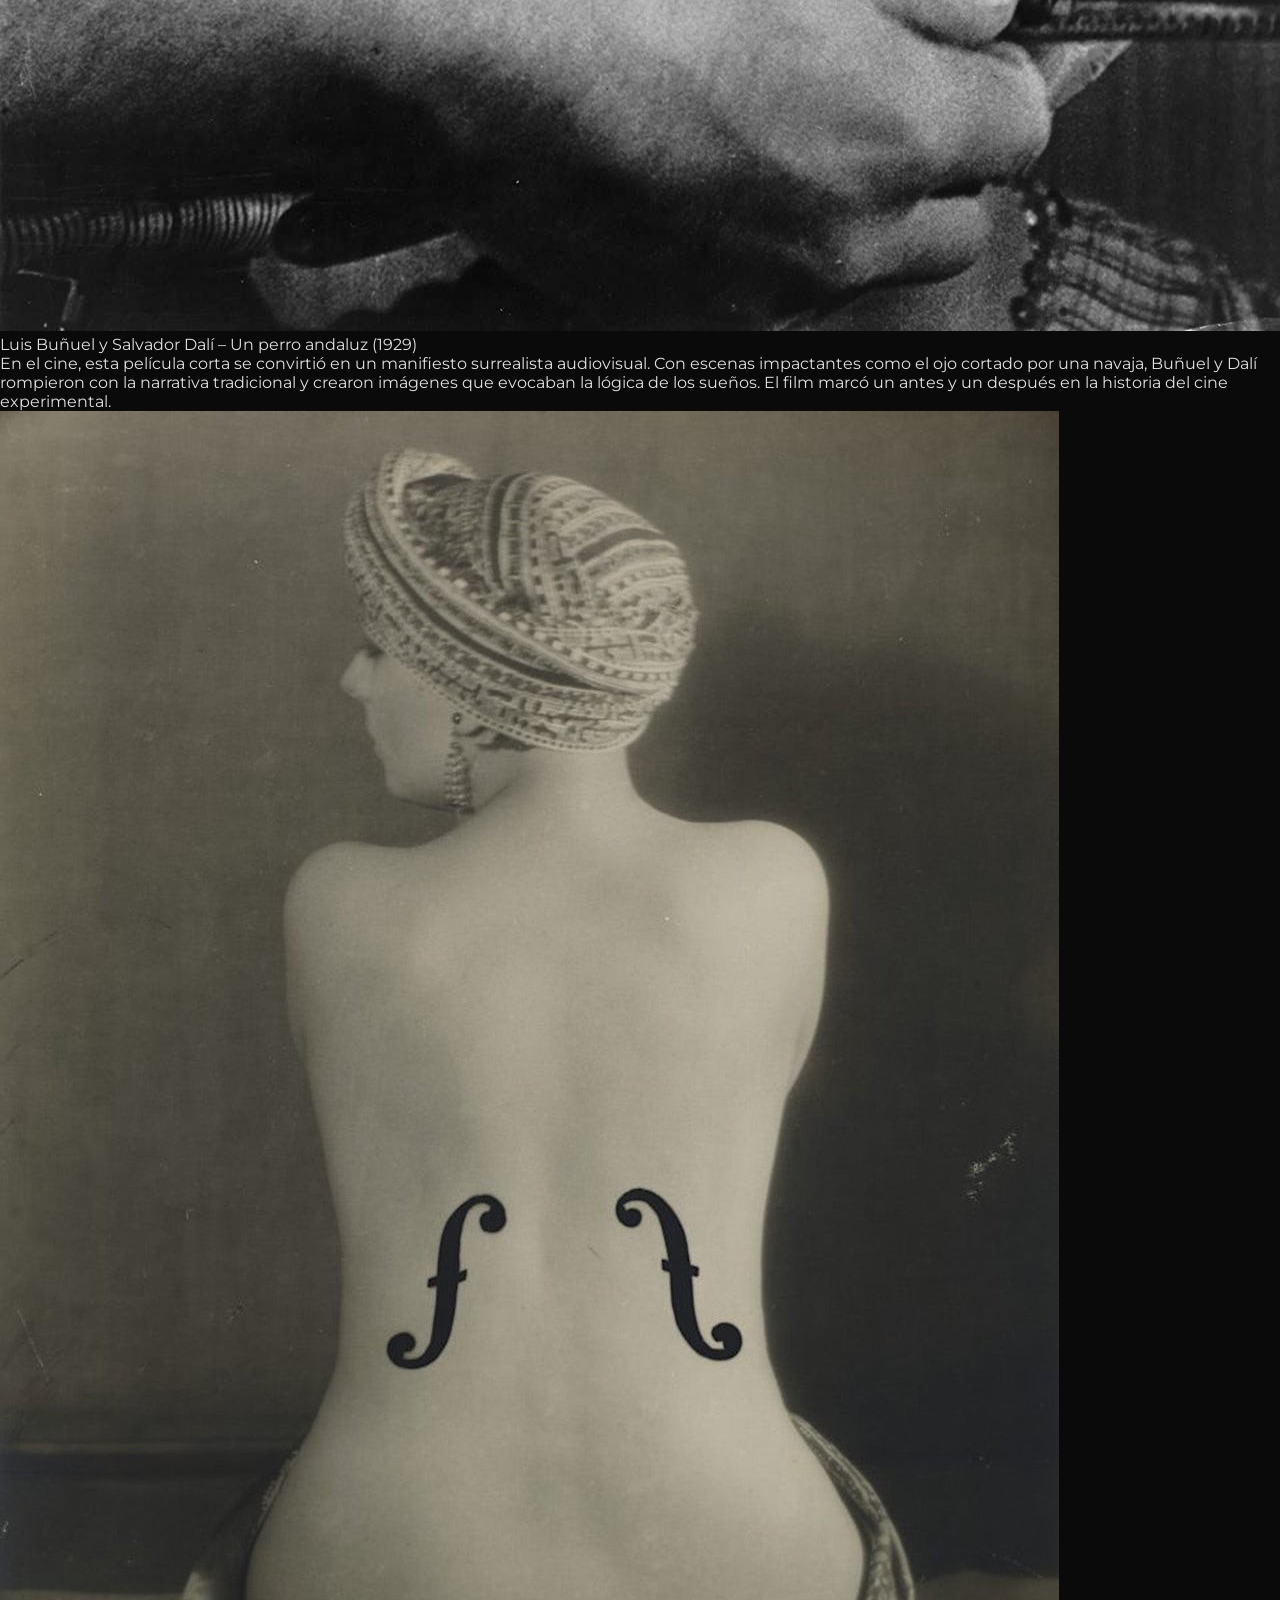
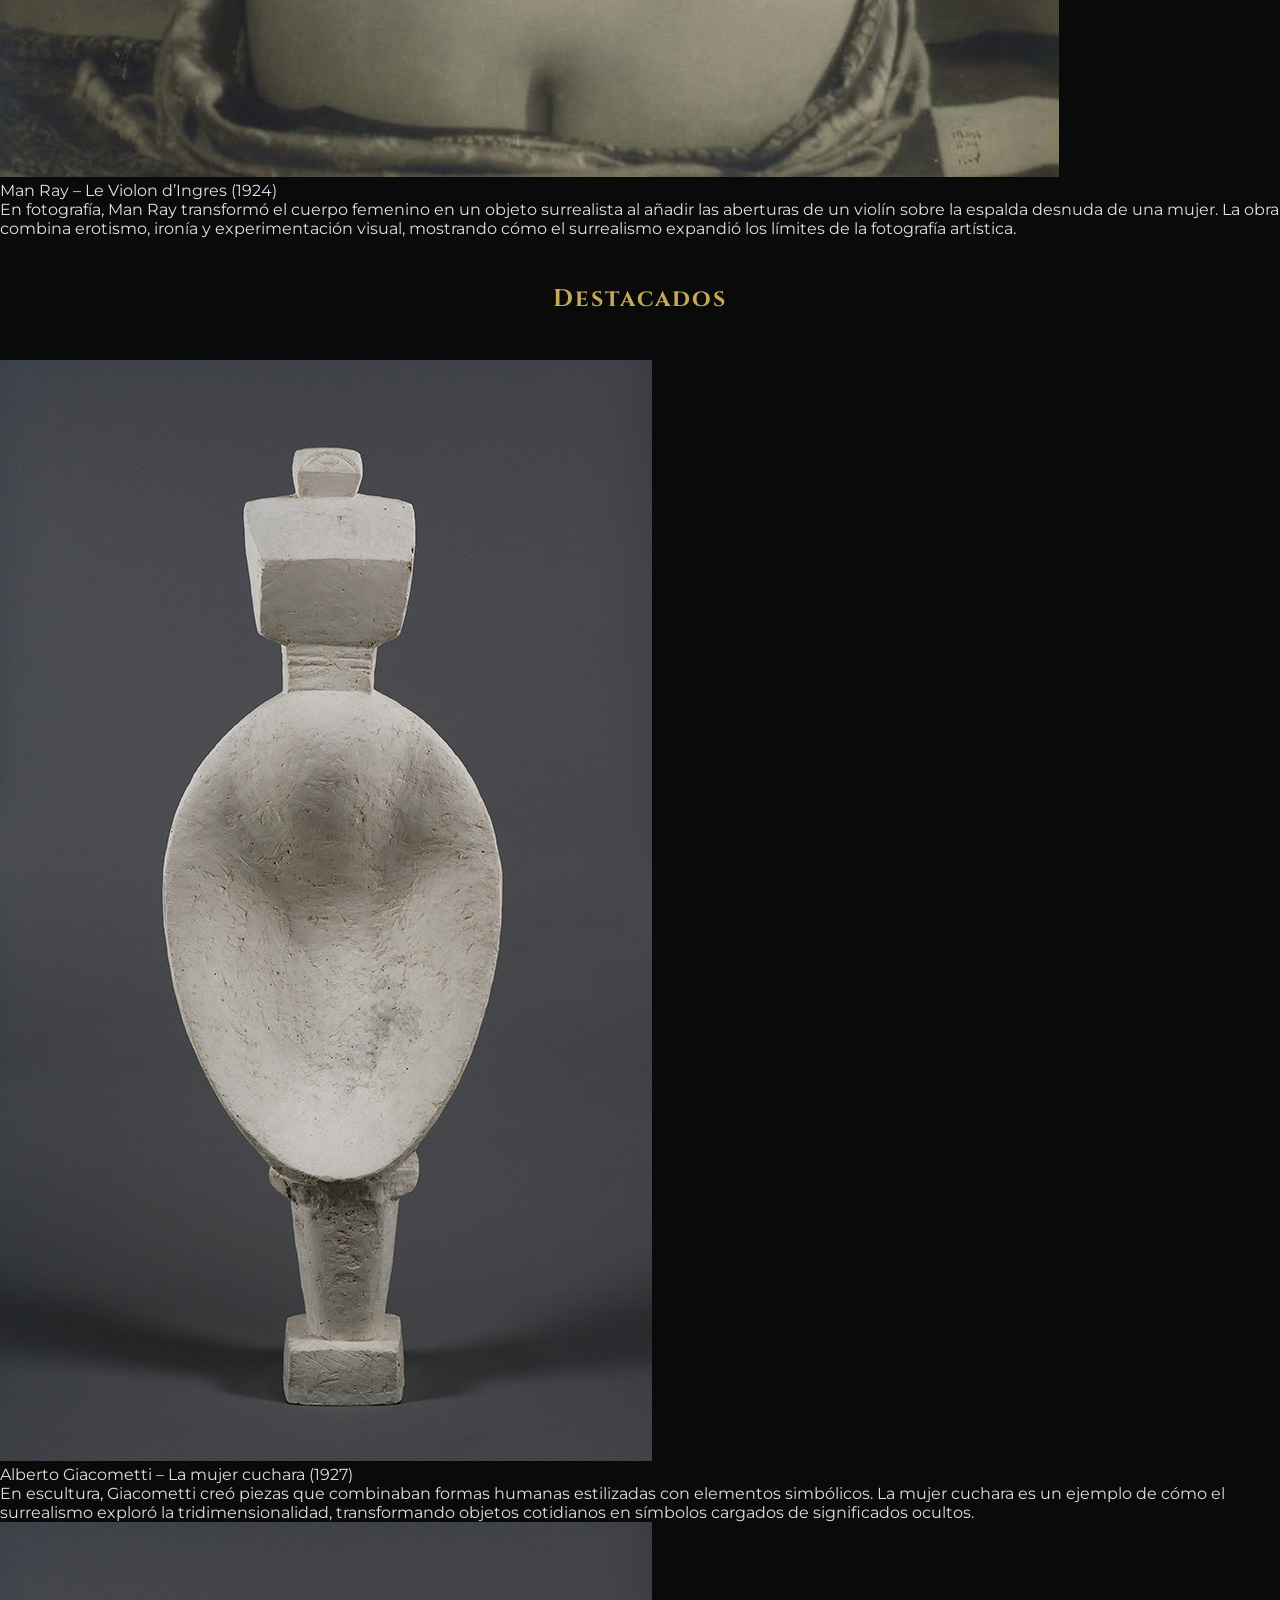
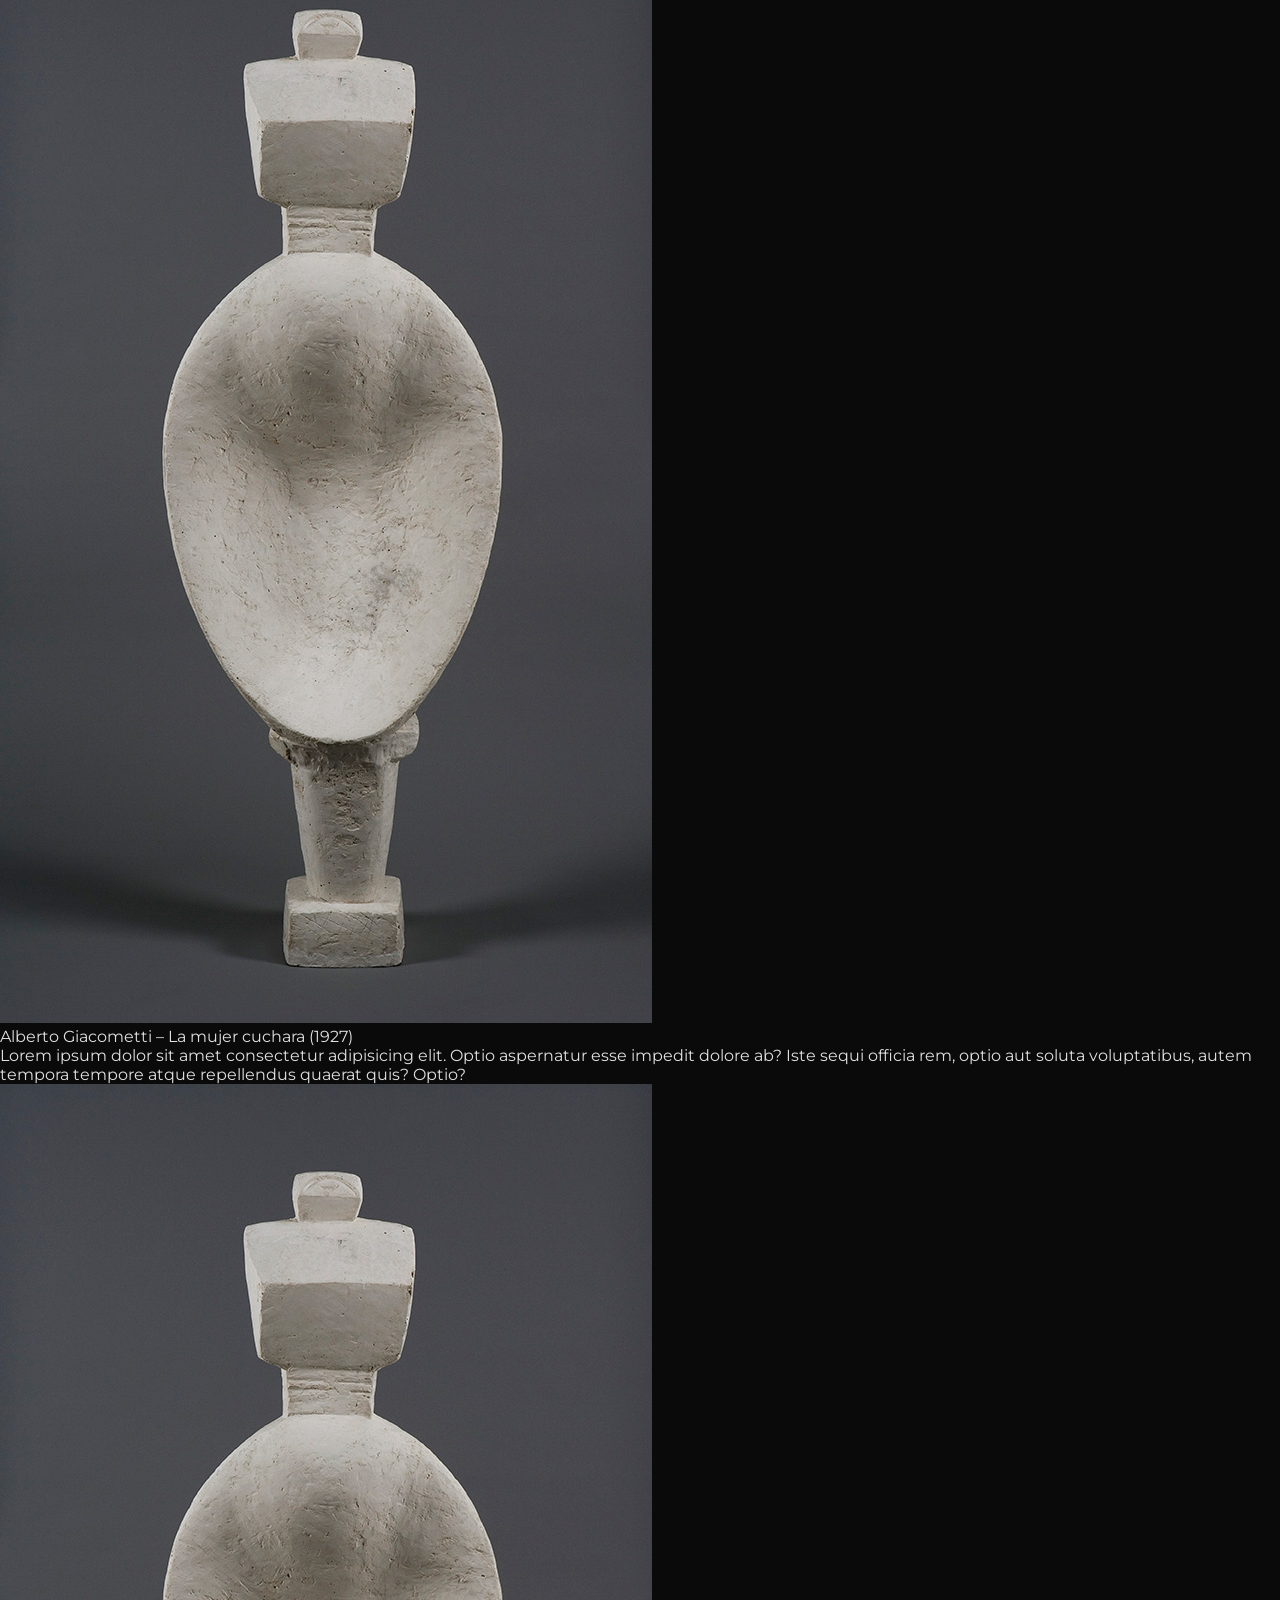
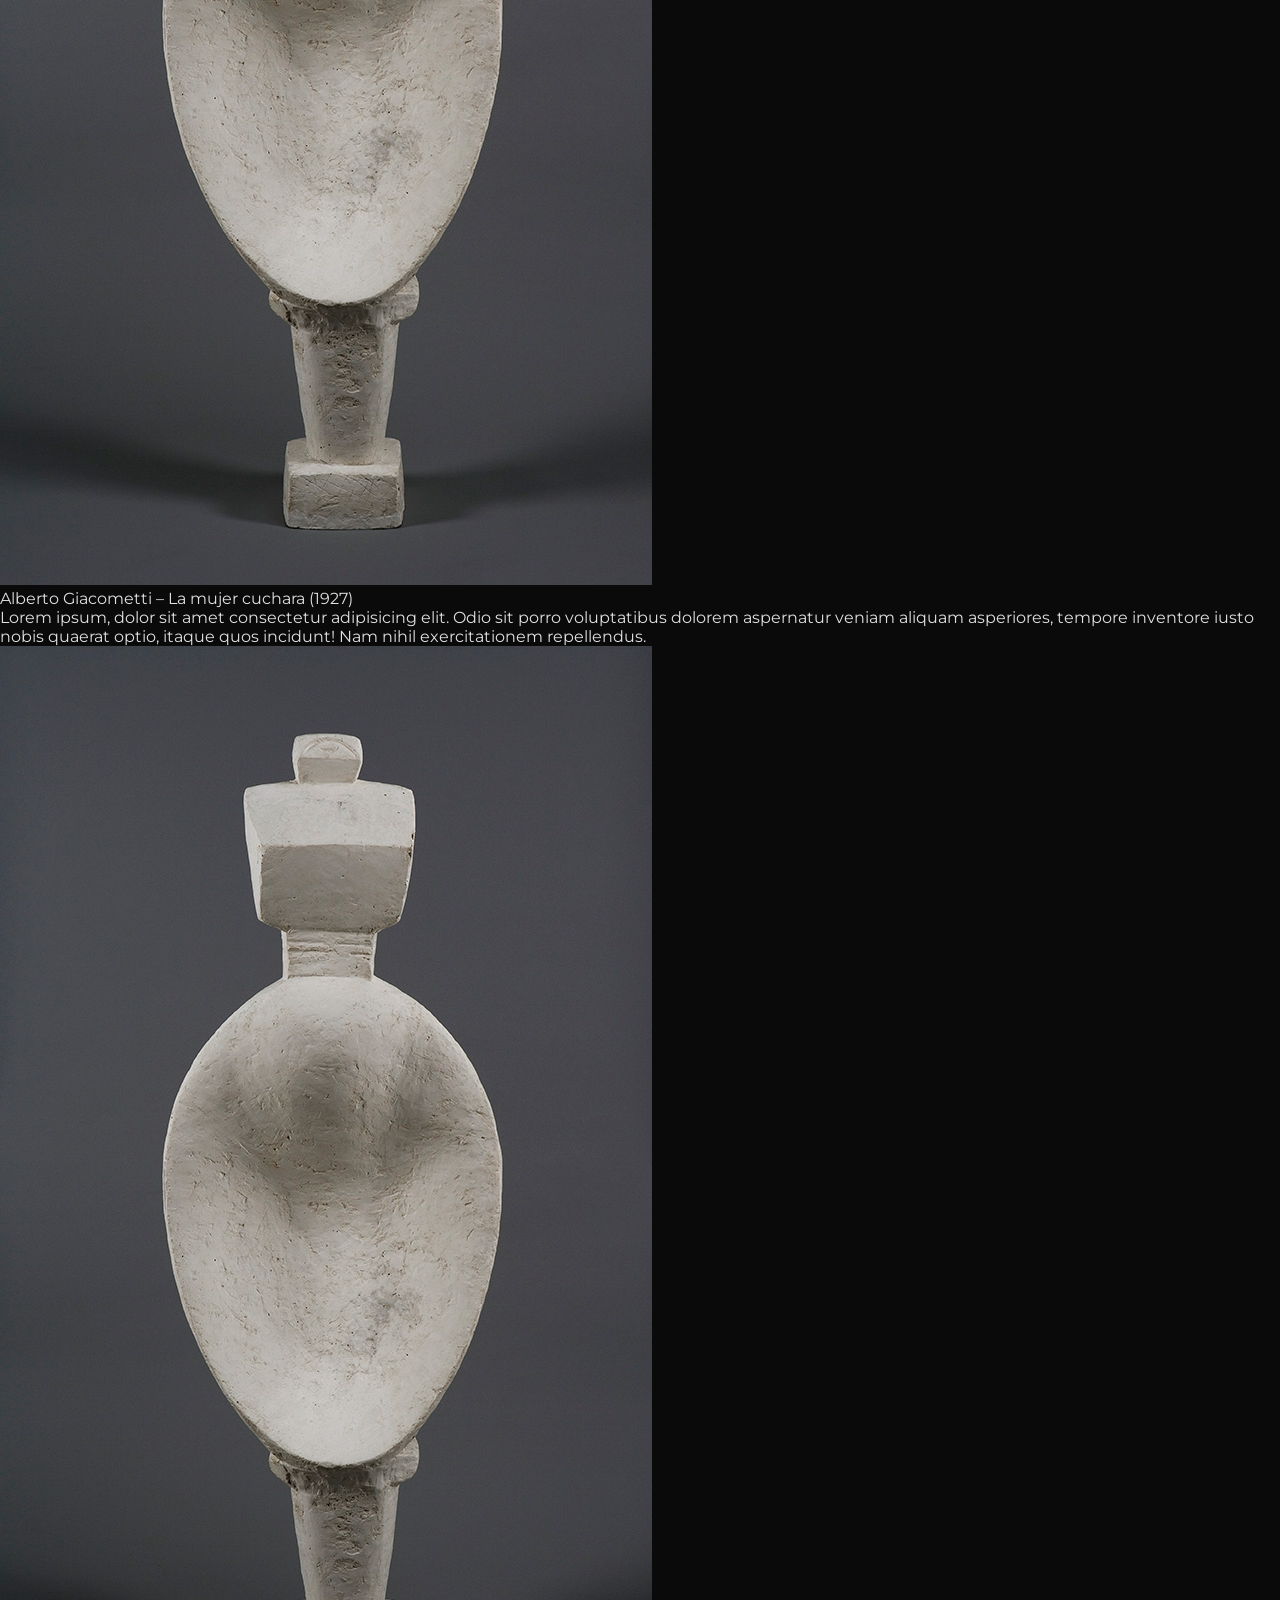
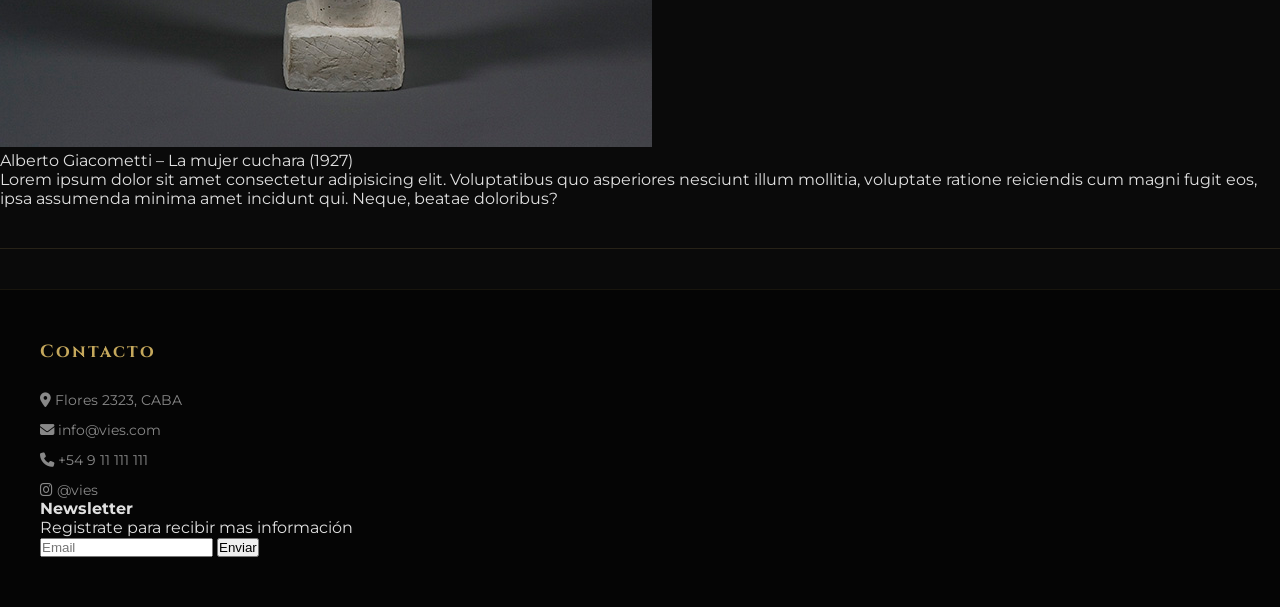
<file: obras.html>
<!DOCTYPE html>
<html lang="en">

<head>
  <meta charset="UTF-8">
  <meta http-equiv="X-UA-Compatible" content="IE=edge">
  <meta name="viewport" content="width=device-width, initial-scale=1.0">
  <title>Vies</title> <!-- import -->
  <link rel="stylesheet" href="./css/estilos.css">

  <link rel="stylesheet" href="./css/lightbox.min.css">
  <!--iconos del footer-->
  <link rel="stylesheet" href="https://cdnjs.cloudflare.com/ajax/libs/font-awesome/6.5.0/css/all.min.css" />
</head>

<body>
  <!-- Cabecera/Header -->
  <header class="header">
    <div class="menu-icon" onclick="toggleMenu()">☰</div>

    <nav class="nav">
      <div class="nav-links" id="nav-links">
        <a href="./surrealismo.html">Surrealismo</a>
        <a href="./artistas.html">Artistas</a>
        <a href="./obras.html">Obras</a>
        <a href="./multimedia.html">Multimedia</a>
        <a href="./contacto.html">Contacto</a>
      </div>
      <div class="nav-logo">
        <a href="./index.html">
          <img src="./img/VIES.png" alt="Logo" class="logo">
        </a>
      </div>
    </nav>
  </header>

  <!-- Contenido principal -->

  <h1 class="recuadro">Obras</h1>


    <div class="articulos">
      <div class="articulo">
        <a href="./img/arte1.webp" data-lightbox="productos" title="obras">
          <img src="./img/arte1.webp" alt="Obras">
        </a>
        <div class="detalle-producto">
          <div class="precio">Salvador Dalí – La persistencia de la memoria (1931)</div>
        </div>
        <div class="detalle-producto">Quizás la obra más célebre del surrealismo, exhibida en el MoMA de Nueva York. Los relojes blandos que se derriten en un paisaje desértico representan la fragilidad del tiempo y la relatividad de la percepción. Dalí logra condensar en esta pintura su método paranoico-crítico, donde lo real se transforma en lo imposible. La obra se convirtió en un ícono de la cultura visual del siglo XX.</div>
      </div>
      <div class="articulo">
        <a href="./img/arte2.webp" data-lightbox="productos" title="obras">
          <img src="./img/arte2.webp" alt="Obrass">
        </a>
        <div class="detalle-producto">
          <div class="precio">René Magritte – La traición de las imágenes (1929)</div>
        </div>
        <div class="detalle-producto">La famosa pintura de la pipa acompañada por la frase “Ceci n’est pas une pipe” (“Esto no es una pipa”) cuestiona la relación entre objeto y representación. Magritte obliga al espectador a reflexionar sobre el lenguaje y la imagen, mostrando que la pintura no es el objeto en sí, sino su representación. Esta obra es fundamental para comprender la dimensión filosófica del surrealismo</div>
      </div>
      <div class="articulo">
        <a href="./img/arte3.webp" data-lightbox="productos" title="obras">
          <img src="./img/arte3.webp" alt="Obras">
        </a>
        <div class="detalle-producto">
          <div class="precio">René Magritte – El hijo del hombre (1964)</div>
        </div>
        <div class="detalle-producto">Una de las pinturas más reconocibles del surrealismo, donde un hombre con sombrero y traje aparece con el rostro oculto por una manzana verde suspendida frente a él. La obra condensa la esencia del surrealismo: lo cotidiano transformado en enigma, lo visible que oculta lo invisible. Magritte invita al espectador a reflexionar sobre la tensión entre apariencia y realidad, convirtiendo esta imagen en un ícono cultural que trasciende el ámbito artístico.</div>
      </div>
      <div class="articulo">
        <a href="./img/arte4.jpg" data-lightbox="productos" title="obras">
          <img src="./img/arte4.jpg" alt="Obras">
        </a>
        <div class="detalle-producto">
          <div class="precio">Max Ernst – La Virgen castigando al Niño Jesús ante tres testigos (1926)</div>
        </div>
        <div class="detalle-producto">Una obra provocadora que combina irreverencia religiosa con experimentación técnica. Ernst utilizó el frottage y el grattage para crear texturas inesperadas, en línea con la idea surrealista de liberar la creatividad del control racional. Su carácter transgresor refleja la influencia del dadaísmo en los primeros surrealistas.</div>
      </div>
      <div class="articulo">
        <a href="./img/arte5.jpg" data-lightbox="productos" title="obras">
          <img src="./img/arte5.jpg" alt="Obras">
        </a>
        <div class="detalle-producto">
          <div class="precio">Max Ernst – Europa después de la lluvia II (1940–42)</div>
        </div>
        <div class="detalle-producto">Realizada durante el exilio del artista en Estados Unidos, esta obra refleja la devastación de la Segunda Guerra Mundial mediante la técnica de la decalcomanía, que genera texturas azarosas y paisajes fantásticos. El resultado es un escenario apocalíptico que simboliza tanto la destrucción bélica como la potencia creativa del inconsciente. Ernst logra unir experimentación técnica con lectura histórica, mostrando cómo el surrealismo también dialogó con la realidad política y social de su tiempo.</div>
      </div>
      <div class="articulo">
        <a href="./img/arte6.jpg" data-lightbox="productos" title="obras">
          <img src="./img/arte6.jpg" alt="Obras">
        </a>
        <div class="detalle-producto">
          <div class="precio">Joan Miró – El carnaval de Arlequín (1924–25)</div>
        </div>
        <div class="detalle-producto">Una pintura que despliega un universo de figuras flotantes, colores intensos y formas orgánicas. Miró crea un espacio poético donde lo lúdico y lo onírico se entrelazan, evocando la libertad de la imaginación. La obra es considerada una de las más representativas del surrealismo abstracto.</div>
      </div>
      <div class="articulo">
        <a href="./img/arte7.jpg" data-lightbox="productos" title="obras">
          <img src="./img/arte7.jpg" alt="Obras">
        </a>
        <div class="detalle-producto">
          <div class="precio">Luis Buñuel y Salvador Dalí – Un perro andaluz (1929)</div>
        </div>
        <div class="detalle-producto">En el cine, esta película corta se convirtió en un manifiesto surrealista audiovisual. Con escenas impactantes como el ojo cortado por una navaja, Buñuel y Dalí rompieron con la narrativa tradicional y crearon imágenes que evocaban la lógica de los sueños. El film marcó un antes y un después en la historia del cine experimental.</div>
      </div>
      <div class="articulo">
        <a href="./img/arte8.jpeg" data-lightbox="productos" title="obras">
          <img src="./img/arte8.jpeg" alt="Obras">
        </a>
        <div class="detalle-producto">
          <div class="precio">Man Ray – Le Violon d’Ingres (1924)</div>
        </div>
        <div class="detalle-producto">En fotografía, Man Ray transformó el cuerpo femenino en un objeto surrealista al añadir las aberturas de un violín sobre la espalda desnuda de una mujer. La obra combina erotismo, ironía y experimentación visual, mostrando cómo el surrealismo expandió los límites de la fotografía artística.</div>
      </div>
    </div>


    <h2 class="recuadro">Destacados</h2>

    <div class="articulos">
      <div class="articulo">
        <a href="./img/arte9.jpg" data-lightbox="productos" title="obras">
          <img src="./img/arte9.jpg" alt="obras">
        </a>
        <div class="detalle-producto">
          <div class="precio">Alberto Giacometti – La mujer cuchara (1927)</div>
        </div>
        <div class="detalle-producto">En escultura, Giacometti creó piezas que combinaban formas humanas estilizadas con elementos simbólicos. La mujer cuchara es un ejemplo de cómo el surrealismo exploró la tridimensionalidad, transformando objetos cotidianos en símbolos cargados de significados ocultos.</div>
      </div>
      <div class="articulo">
        <a href="./img/arte9.jpg" data-lightbox="productos" title="obras">
          <img src="./img/arte9.jpg" alt="obras">
        </a>
        <div class="detalle-producto">
          <div class="precio">Alberto Giacometti – La mujer cuchara (1927)</div>
        </div>
        <div class="detalle-producto">Lorem ipsum dolor sit amet consectetur adipisicing elit. Optio aspernatur esse impedit dolore ab? Iste sequi officia rem, optio aut soluta voluptatibus, autem tempora tempore atque repellendus quaerat quis? Optio?</div>
      </div>
      <div class="articulo">
        <a href="./img/arte9.jpg" data-lightbox="productos" title="obras">
          <img src="./img/arte9.jpg" alt="obras">
        </a>
        <div class="detalle-producto">
          <div class="precio">Alberto Giacometti – La mujer cuchara (1927)</div>
        </div>
        <div class="detalle-producto">Lorem ipsum, dolor sit amet consectetur adipisicing elit. Odio sit porro voluptatibus dolorem aspernatur veniam aliquam asperiores, tempore inventore iusto nobis quaerat optio, itaque quos incidunt! Nam nihil exercitationem repellendus.</div>
      </div>
      <div class="articulo">
        <a href="./img/arte9.jpg" data-lightbox="productos" title="obras">
          <img src="./img/arte9.jpg" alt="obras">
        </a>
        <div class="detalle-producto">
          <div class="precio">Alberto Giacometti – La mujer cuchara (1927)</div>
        </div>
        <div class="detalle-producto">Lorem ipsum dolor sit amet consectetur adipisicing elit. Voluptatibus quo asperiores nesciunt illum mollitia, voluptate ratione reiciendis cum magni fugit eos, ipsa assumenda minima amet incidunt qui. Neque, beatae doloribus?</div>

      </div>
    </div>




    <!--footer-->

      <hr/>

      <footer id="contacto" class="footer">

        <div class="footer-info bloque-footer">
  
          <div class="contacto">
            <div class="info">
              <div class="contacto-titulo"><strong>Contacto</strong></div>
              <div><i class="fas fa-map-marker-alt"></i> Flores 2323, CABA</div>
              <div><i class="fas fa-envelope"></i> info@vies.com</div>
              <div><i class="fas fa-phone"></i> +54 9 11 111 111</div>
              <div>
                <i class="fab fa-instagram"></i>
                <a href="https://instagram.com/vies" target="_blank" style="color: inherit; text-decoration: none;">
                  @vies
                </a>
              </div>
            </div>
          </div>
        </div>
        <div class="footer-dev bloque-footer">
      
          <div class="cuadro-contacto">
            <div class="info">
              <div class="news"><strong>Newsletter</strong> </div>
              <div class="news-detalle">Registrate para recibir mas información<div>
                <form class="news-campo" action="" method="get">
                  <input class="news-camp" type="text" placeholder="Email">
                  <button  class="news-boton" type="submit">Enviar</button>
                </form>
              </div>
            </div>
          </div>
  
        </div>
        <!-- <div class="footer-logo bloque-footer">
          <iframe
            src="https://www.google.com/maps/embed?pb=!1m18!1m12!1m3!1d3284.0192411597536!2d-58.384635073503446!3d-34.6036749574973!2m3!1f0!2f0!3f0!3m2!1i1024!2i768!4f13.1!3m3!1m2!1s0x4aa9f0a6da5edb%3A0x11bead4e234e558b!2sObelisco!5e0!3m2!1ses!2sar!4v1746364151088!5m2!1ses!2sar"
            width="200"
            height="160"
            style="border: 0"
            allowfullscreen=""
            loading="lazy"
            referrerpolicy="no-referrer-when-downgrade"
          ></iframe>
        </div> -->
      </footer>

      <script>
        function toggleMenu() {
            const menu = document.querySelector(".nav-links");
            menu.classList.toggle("activo");
        }
    </script>
    
    <script src="./js/lightbox-plus-jquery.min.js"></script>

</body>

</html>
</file>
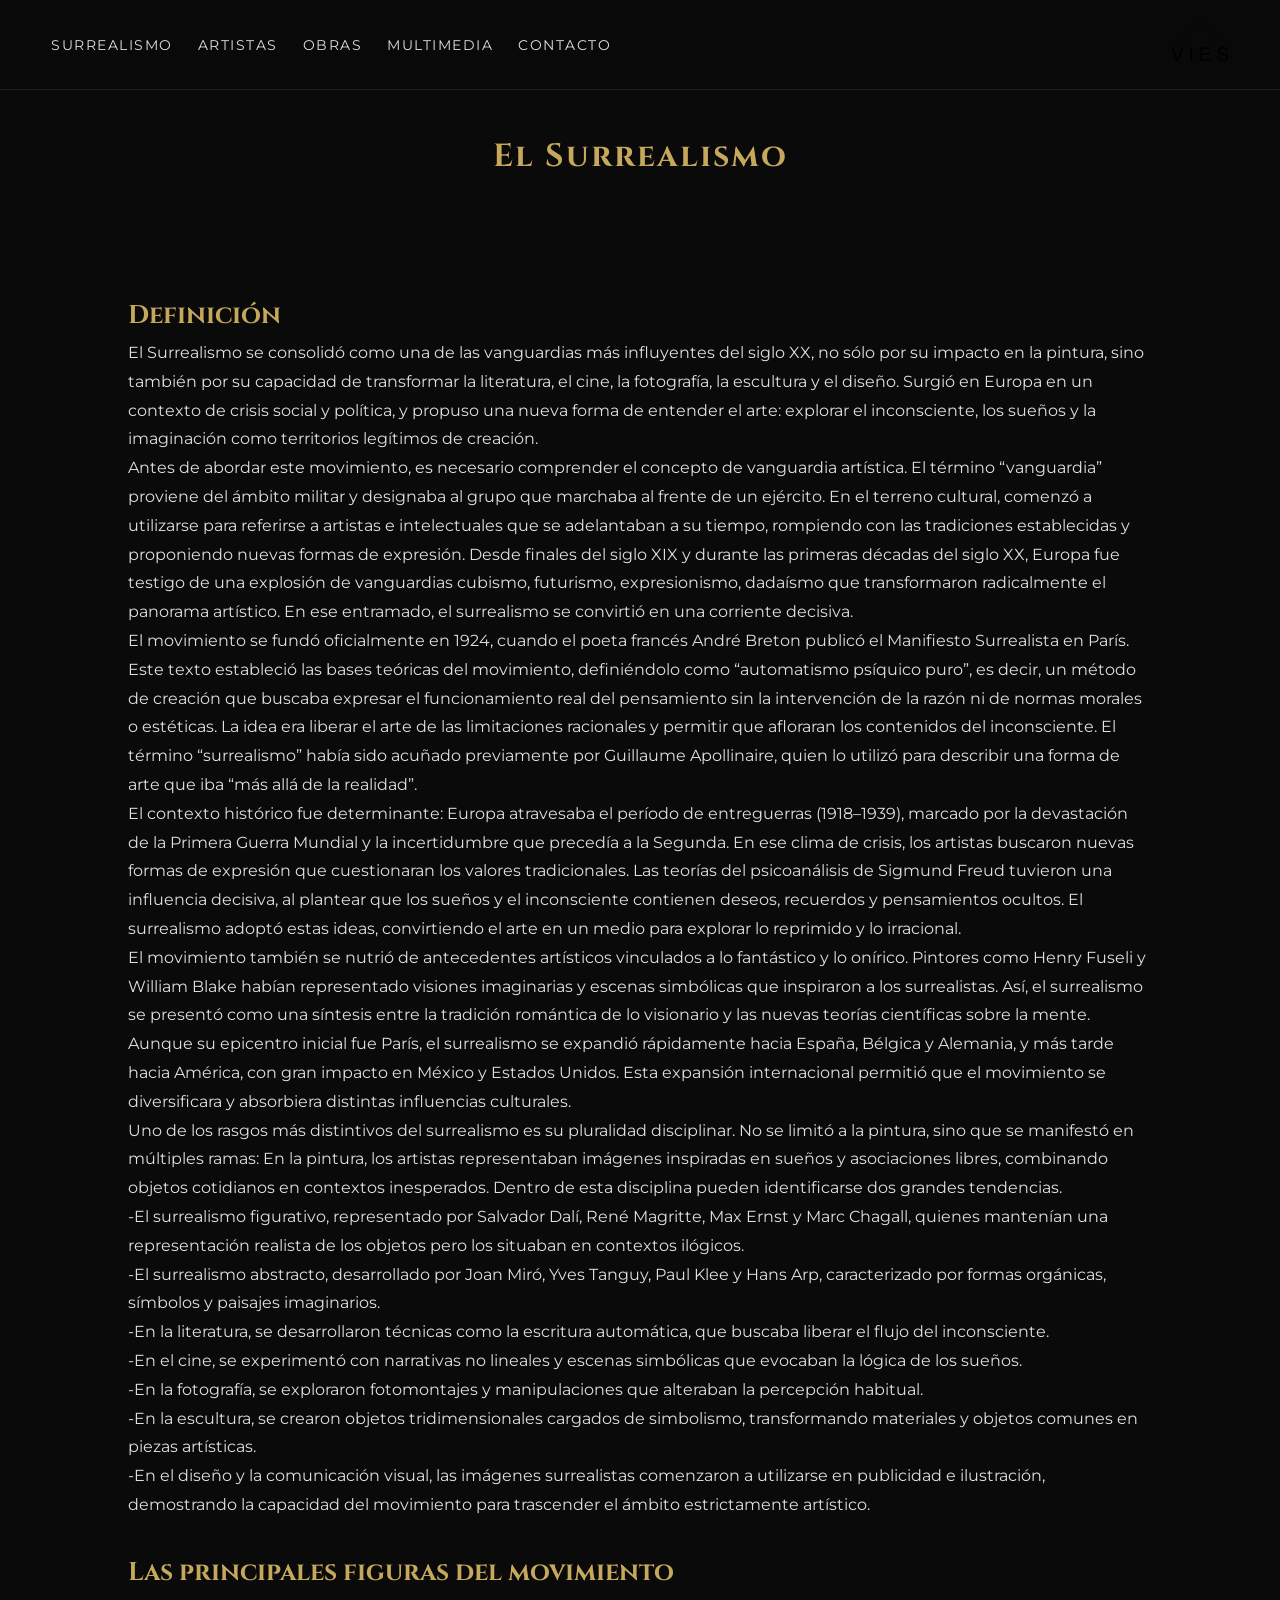
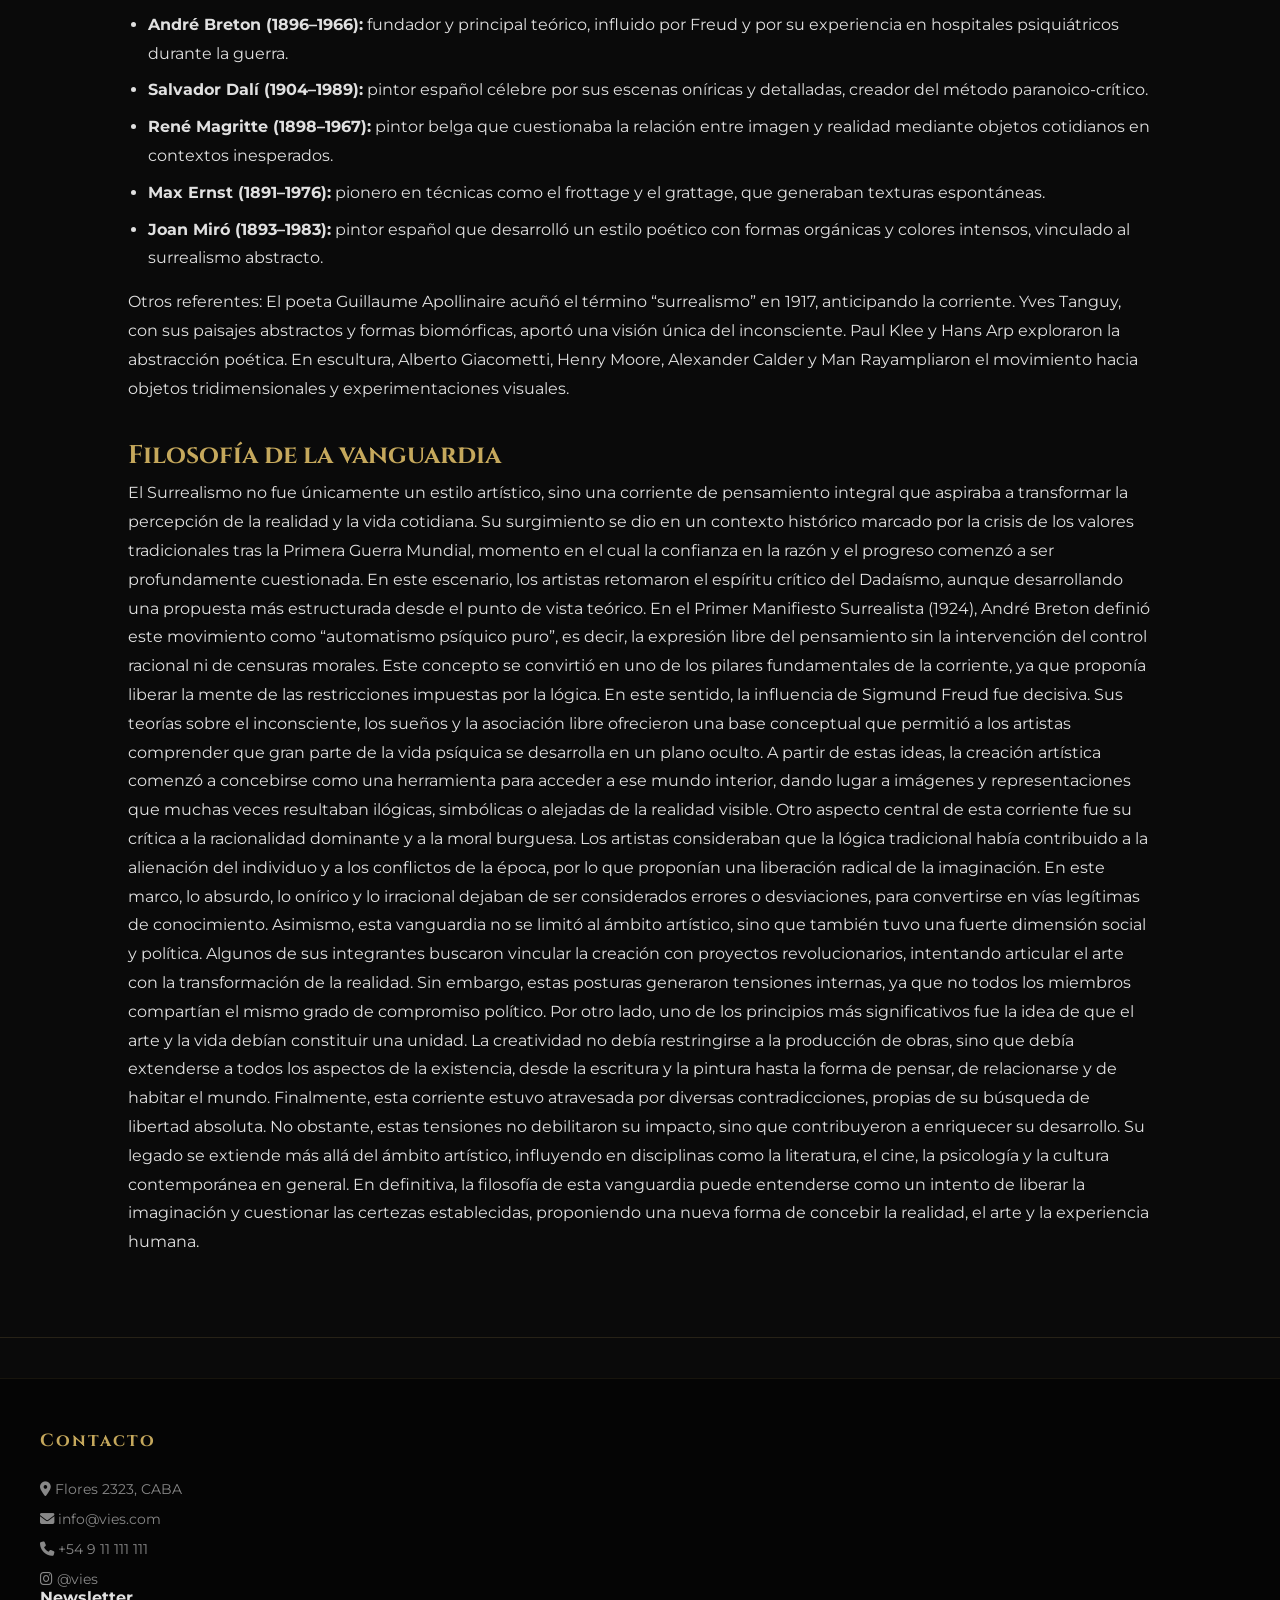
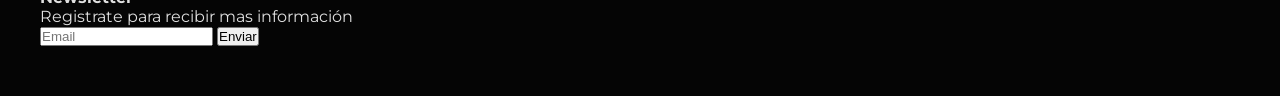
<file: surrealismo.html>
<!DOCTYPE html>
<html lang="en">

<head>
  <meta charset="UTF-8">
  <meta http-equiv="X-UA-Compatible" content="IE=edge">
  <meta name="viewport" content="width=device-width, initial-scale=1.0">
  <title>Vies</title> <!-- import -->
  <link rel="stylesheet" href="./css/estilos.css">

  <link rel="stylesheet" href="./css/lightbox.min.css">
  <!--iconos del footer-->
  <link rel="stylesheet" href="https://cdnjs.cloudflare.com/ajax/libs/font-awesome/6.5.0/css/all.min.css" />
</head>

<body>
  <!-- Cabecera/Header -->
  <header class="header">
    <div class="menu-icon" onclick="toggleMenu()">☰</div>

    <nav class="nav">
      <div class="nav-links" id="nav-links">
        <a href="./surrealismo.html">Surrealismo</a>
        <a href="./artistas.html">Artistas</a>
        <a href="./obras.html">Obras</a>
        <a href="./multimedia.html">Multimedia</a>
        <a href="./contacto.html">Contacto</a>
      </div>
      <div class="nav-logo">
        <a href="./index.html">
          <img src="./img/VIES.png" alt="Logo" class="logo">
        </a>
      </div>
    </nav>
  </header>

  <!-- Contenido principal -->

  <h1 class="recuadro">El Surrealismo</h1>

  <section class="surrealismo">
    <h2>Definición</h2>
    <p>El Surrealismo se consolidó como una de las vanguardias más influyentes del siglo XX, no sólo por su impacto en la pintura, sino también por su capacidad de transformar la literatura, el cine, la fotografía, la escultura y el diseño. Surgió en Europa en un contexto de crisis social y política, y propuso una nueva forma de entender el arte: explorar el inconsciente, los sueños y la imaginación como territorios legítimos de creación.

      <p>Antes de abordar este movimiento, es necesario comprender el concepto de vanguardia artística. El término “vanguardia” proviene del ámbito militar y designaba al grupo que marchaba al frente de un ejército. En el terreno cultural, comenzó a utilizarse para referirse a artistas e intelectuales que se adelantaban a su tiempo, rompiendo con las tradiciones establecidas y proponiendo nuevas formas de expresión. Desde finales del siglo XIX y durante las primeras décadas del siglo XX, Europa fue testigo de una explosión de vanguardias cubismo, futurismo, expresionismo, dadaísmo que transformaron radicalmente el panorama artístico. En ese entramado, el surrealismo se convirtió en una corriente decisiva.

        <p>El movimiento se fundó oficialmente en 1924, cuando el poeta francés André Breton publicó el Manifiesto Surrealista en París. Este texto estableció las bases teóricas del movimiento, definiéndolo como “automatismo psíquico puro”, es decir, un método de creación que buscaba expresar el funcionamiento real del pensamiento sin la intervención de la razón ni de normas morales o estéticas. La idea era liberar el arte de las limitaciones racionales y permitir que afloraran los contenidos del inconsciente. El término “surrealismo” había sido acuñado previamente por Guillaume Apollinaire, quien lo utilizó para describir una forma de arte que iba “más allá de la realidad”.

          <p>El contexto histórico fue determinante: Europa atravesaba el período de entreguerras (1918–1939), marcado por la devastación de la Primera Guerra Mundial y la incertidumbre que precedía a la Segunda. En ese clima de crisis, los artistas buscaron nuevas formas de expresión que cuestionaran los valores tradicionales. Las teorías del psicoanálisis de Sigmund Freud tuvieron una influencia decisiva, al plantear que los sueños y el inconsciente contienen deseos, recuerdos y pensamientos ocultos. El surrealismo adoptó estas ideas, convirtiendo el arte en un medio para explorar lo reprimido y lo irracional.

            <p>El movimiento también se nutrió de antecedentes artísticos vinculados a lo fantástico y lo onírico. Pintores como Henry Fuseli y William Blake habían representado visiones imaginarias y escenas simbólicas que inspiraron a los surrealistas. Así, el surrealismo se presentó como una síntesis entre la tradición romántica de lo visionario y las nuevas teorías científicas sobre la mente.

              <p>Aunque su epicentro inicial fue París, el surrealismo se expandió rápidamente hacia España, Bélgica y Alemania, y más tarde hacia América, con gran impacto en México y Estados Unidos. Esta expansión internacional permitió que el movimiento se diversificara y absorbiera distintas influencias culturales.

                <p>Uno de los rasgos más distintivos del surrealismo es su pluralidad disciplinar. No se limitó a la pintura, sino que se manifestó en múltiples ramas:
En la pintura, los artistas representaban imágenes inspiradas en sueños y asociaciones libres, combinando objetos cotidianos en contextos inesperados. Dentro de esta disciplina pueden identificarse dos grandes tendencias.

<p>-El surrealismo figurativo, representado por Salvador Dalí, René Magritte, Max Ernst y Marc Chagall, quienes mantenían una representación realista de los objetos pero los situaban en contextos ilógicos.

  <p>-El surrealismo abstracto, desarrollado por Joan Miró, Yves Tanguy, Paul Klee y Hans Arp, caracterizado por formas orgánicas, símbolos y paisajes imaginarios.

    <p>-En la literatura, se desarrollaron técnicas como la escritura automática, que buscaba liberar el flujo del inconsciente.
      <p>-En el cine, se experimentó con narrativas no lineales y escenas simbólicas que evocaban la lógica de los sueños.
        <p>-En la fotografía, se exploraron fotomontajes y manipulaciones que alteraban la percepción habitual.
          <p>-En la escultura, se crearon objetos tridimensionales cargados de simbolismo, transformando materiales y objetos comunes en piezas artísticas.
            <p>-En el diseño y la comunicación visual, las imágenes surrealistas comenzaron a utilizarse en publicidad e ilustración, demostrando la capacidad del movimiento para trascender el ámbito estrictamente artístico.
    </p>
  
    <h2>Las principales figuras del movimiento</h2>
    <ul>
      <li><strong>André Breton (1896–1966):</strong> fundador y principal teórico, influido por Freud y por su experiencia en hospitales psiquiátricos durante la guerra.</li>
      <li><strong>Salvador Dalí (1904–1989):</strong> pintor español célebre por sus escenas oníricas y detalladas, creador del método paranoico-crítico.</li>
      <li><strong>René Magritte (1898–1967):</strong> pintor belga que cuestionaba la relación entre imagen y realidad mediante objetos cotidianos en contextos inesperados.</li>
      <li><strong>Max Ernst (1891–1976):</strong> pionero en técnicas como el frottage y el grattage, que generaban texturas espontáneas.</li>
      <li><strong>Joan Miró (1893–1983):</strong> pintor español que desarrolló un estilo poético con formas orgánicas y colores intensos, vinculado al surrealismo abstracto.</li>
    </ul>

    <p>Otros referentes: El poeta Guillaume Apollinaire acuñó el término “surrealismo” en 1917, anticipando la corriente. Yves Tanguy, con sus paisajes abstractos y formas biomórficas, aportó una visión única del inconsciente. Paul Klee y Hans Arp exploraron la abstracción poética. En escultura, Alberto Giacometti, Henry Moore, Alexander Calder y Man Rayampliaron el movimiento hacia objetos tridimensionales y experimentaciones visuales.

  
    <h2>Filosofía de la vanguardia</h2>
    <p>
      El Surrealismo no fue únicamente un estilo artístico, sino una corriente de pensamiento integral que aspiraba a transformar la percepción de la realidad y la vida cotidiana. Su surgimiento se dio en un contexto histórico marcado por la crisis de los valores tradicionales tras la Primera Guerra Mundial, momento en el cual la confianza en la razón y el progreso comenzó a ser profundamente cuestionada. En este escenario, los artistas retomaron el espíritu crítico del Dadaísmo, aunque desarrollando una propuesta más estructurada desde el punto de vista teórico. 

En el Primer Manifiesto Surrealista (1924), André Breton definió este movimiento como “automatismo psíquico puro”, es decir, la expresión libre del pensamiento sin la intervención del control racional ni de censuras morales. Este concepto se convirtió en uno de los pilares fundamentales de la corriente, ya que proponía liberar la mente de las restricciones impuestas por la lógica.

En este sentido, la influencia de Sigmund Freud fue decisiva. Sus teorías sobre el inconsciente, los sueños y la asociación libre ofrecieron una base conceptual que permitió a los artistas comprender que gran parte de la vida psíquica se desarrolla en un plano oculto. A partir de estas ideas, la creación artística comenzó a concebirse como una herramienta para acceder a ese mundo interior, dando lugar a imágenes y representaciones que muchas veces resultaban ilógicas, simbólicas o alejadas de la realidad visible.

Otro aspecto central de esta corriente fue su crítica a la racionalidad dominante y a la moral burguesa. Los artistas consideraban que la lógica tradicional había contribuido a la alienación del individuo y a los conflictos de la época, por lo que proponían una liberación radical de la imaginación. En este marco, lo absurdo, lo onírico y lo irracional dejaban de ser considerados errores o desviaciones, para convertirse en vías legítimas de conocimiento.

Asimismo, esta vanguardia no se limitó al ámbito artístico, sino que también tuvo una fuerte dimensión social y política. Algunos de sus integrantes buscaron vincular la creación con proyectos revolucionarios, intentando articular el arte con la transformación de la realidad. Sin embargo, estas posturas generaron tensiones internas, ya que no todos los miembros compartían el mismo grado de compromiso político.

Por otro lado, uno de los principios más significativos fue la idea de que el arte y la vida debían constituir una unidad. La creatividad no debía restringirse a la producción de obras, sino que debía extenderse a todos los aspectos de la existencia, desde la escritura y la pintura hasta la forma de pensar, de relacionarse y de habitar el mundo.

Finalmente, esta corriente estuvo atravesada por diversas contradicciones, propias de su búsqueda de libertad absoluta. No obstante, estas tensiones no debilitaron su impacto, sino que contribuyeron a enriquecer su desarrollo. Su legado se extiende más allá del ámbito artístico, influyendo en disciplinas como la literatura, el cine, la psicología y la cultura contemporánea en general.

En definitiva, la filosofía de esta vanguardia puede entenderse como un intento de liberar la imaginación y cuestionar las certezas establecidas, proponiendo una nueva forma de concebir la realidad, el arte y la experiencia humana.
    </p>
  </section>
  

    <!--footer-->

      <hr/>

      <footer id="contacto" class="footer">

        <div class="footer-info bloque-footer">
  
          <div class="contacto">
            <div class="info">
              <div class="contacto-titulo"><strong>Contacto</strong></div>
              <div><i class="fas fa-map-marker-alt"></i> Flores 2323, CABA</div>
              <div><i class="fas fa-envelope"></i> info@vies.com</div>
              <div><i class="fas fa-phone"></i> +54 9 11 111 111</div>
              <div>
                <i class="fab fa-instagram"></i>
                <a href="https://instagram.com/vies" target="_blank" style="color: inherit; text-decoration: none;">
                  @vies
                </a>
              </div>
            </div>
          </div>
        </div>
        <div class="footer-dev bloque-footer">
      
          <div class="cuadro-contacto">
            <div class="info">
              <div class="news"><strong>Newsletter</strong> </div>
              <div class="news-detalle">Registrate para recibir mas información<div>
                <form class="news-campo" action="" method="get">
                  <input class="news-camp" type="text" placeholder="Email">
                  <button  class="news-boton" type="submit">Enviar</button>
                </form>
              </div>
            </div>
          </div>
  
        </div>
        <!-- <div class="footer-logo bloque-footer">
          <iframe
            src="https://www.google.com/maps/embed?pb=!1m18!1m12!1m3!1d3284.0192411597536!2d-58.384635073503446!3d-34.6036749574973!2m3!1f0!2f0!3f0!3m2!1i1024!2i768!4f13.1!3m3!1m2!1s0x4aa9f0a6da5edb%3A0x11bead4e234e558b!2sObelisco!5e0!3m2!1ses!2sar!4v1746364151088!5m2!1ses!2sar"
            width="200"
            height="160"
            style="border: 0"
            allowfullscreen=""
            loading="lazy"
            referrerpolicy="no-referrer-when-downgrade"
          ></iframe>
        </div> -->
      </footer>

      <script>
        function toggleMenu() {
            const menu = document.querySelector(".nav-links");
            menu.classList.toggle("activo");
        }
    </script>
    
      <!-- galeria de imagenes desactivada -->

   <!--  <script src="./js/lightbox-plus-jquery.min.js"></script>-->

</body>

</html>
</file>
<file: css/estilos.css>
/* ==========================================================================
   1. CONFIGURACIÓN GLOBAL, FUENTES Y VARIABLES
   ========================================================================== */
   @import url('https://fonts.googleapis.com/css2?family=Cinzel:wght@400;700&family=Montserrat:wght@300;400;600&display=swap');

   :root {
     --color-fondo: #0a0a0a;         /* Negro místico de fondo */
     --color-superficie: #141414;    /* Gris oscuro para bloques y tarjetas */
     --color-oro: #c5a85c;           /* Dorado de vanguardia */
     --color-texto: #e0e0e0;         /* Blanco suave académico */
     --color-muted: #888888;         /* Gris para textos secundarios */
     
     --fuente-titulo: 'Cinzel', serif;
     --fuente-cuerpo: 'Montserrat', sans-serif;
   
     /* Variables nativas para mantener escala de tus imágenes */
     --blancoHeader: #ffffff;
     --buttonBGC: #c5a85c;
     --blackFont: #ffffff;
     --articuloIMGW: calc((80vw / 2 ));
     --articuloIMGH: calc(var(--articuloIMGW) / 2);
     --productoW: var(--articuloIMGW);
     --productoH: calc(var(--productoW) * 4 / 3);
   }
   
   * {
     box-sizing: border-box;
     margin: 0;
     padding: 0;
   }
   
   body {
     font-family: var(--fuente-cuerpo);
     background-color: var(--color-fondo);
     color: var(--color-texto);
     width: 100vw;
     overflow-x: hidden;
     padding-top: 90px;
   }
   
   /* Logo de texto dorado */
   .logo-texto {
     font-family: var(--fuente-titulo);
     color: var(--color-oro);
     font-size: 1.8rem;
     font-weight: 700;
     text-decoration: none;
     letter-spacing: 3px;
     transition: opacity 0.3s ease;
   }
   .logo-texto:hover {
     opacity: 0.8;
   }
   
   /* ==========================================================================
      2. ELEMENTOS COMPARTIDOS / TITULARES
      ========================================================================== */
   .subtitulo {
     text-align: center;
     margin-top: -40px;
   }
   
   .recuadro {
     padding: 5px;
     text-align: center;
     margin: 40px 50px;
     color: var(--color-oro);
     font-family: var(--fuente-titulo);
     letter-spacing: 2px;
   }
   
   hr {
     border: 0;
     height: 1px;
     background: rgba(197, 168, 92, 0.15);
     margin: 40px 0;
   }
   
   /* ==========================================================================
      3. CABECERA (HEADER) Y MENÚ DE NAVEGACIÓN (PC)
      ========================================================================== */
   .header {
     position: fixed;
     top: 0;
     left: 0;
     width: 100vw;
     height: 90px;
     background-color: rgba(10, 10, 10, 0.95);
     border-bottom: 1px solid rgba(197, 168, 92, 0.15);
     padding: 0 4%;
     z-index: 1000;
     backdrop-filter: blur(10px);
     display: flex;
     align-items: center;
   }
   
   .nav {
     display: flex;
     justify-content: space-between; 
     align-items: center;
     width: 100%;
     position: relative; 
   }
   
   /* Enlaces, lupa y hamburguesa a la derecha */
   .nav-derecha-contenedor {
     display: flex;
     align-items: center;
     gap: 25px;
   }
     
   .nav-links {
     display: flex;
     gap: 25px;
   }
    
   .nav-links a {
     text-decoration: none;
     color: var(--color-texto);
     font-family: var(--fuente-cuerpo);
     font-weight: 400;
     font-size: 0.85rem;
     letter-spacing: 1.5px;
     text-transform: uppercase;
     padding: 10px 0;
     position: relative;
     transition: color 0.3s ease;
   }
    
   .nav-links a::after {
     content: '';
     position: absolute;
     bottom: 0;
     left: 0;
     width: 0;
     height: 1px;
     background-color: var(--color-oro);
     transition: width 0.35s cubic-bezier(0.4, 0, 0.2, 1);
   }
    
   .nav-links a:hover::after {
     width: 100%;
   }
    
   .nav-links a:hover {
     color: #ffffff;
   }
    
   .logo {
     height: 45px;
     width: auto;
     filter: brightness(1.2);
   }
   
   /* --- SECCIÓN MODIFICADA: ÍCONOS DE LA DERECHA INTERACTIVOS (Lupa y Login) --- */
   .lupa-btn, .login-btn {
     font-size: 1.3rem;
     color: #ffffff; /* Ambos inician en blanco prolijo */
     cursor: pointer;
     user-select: none;
     transition: transform 0.2s ease, color 0.2s ease; /* Transición suave compartida */
   }
   
   .lupa-btn:hover, .login-btn:hover {
     transform: scale(1.1); /* Crecen sutilmente en armonía */
     color: var(--color-oro); /* Pasan a dorado surrealista juntos */
   }
   
   /* Formulario contenedor */
   .form-buscador-cabecera {
     margin: 0;
     position: absolute;
     left: 0;
     top: -33px; 
     width: 100%;
     pointer-events: none; 
   }
   
   /* Desplegable en conjunto con el formulario */
   .buscador-desplegable {
     position: relative;
     width: 100vw;
     left: -4%; 
     height: 0; 
     background-color: rgba(14, 14, 14, 0.98);
     border-bottom: 0 solid rgba(197, 168, 92, 0.3);
     overflow: hidden;
     transition: all 0.4s cubic-bezier(0.4, 0, 0.2, 1);
     z-index: 998;
     display: flex;
     align-items: center;
     justify-content: center;
     pointer-events: auto; 
   }
   
   /* Clase activa manejada por JavaScript */
   .buscador-desplegable.abierto {
     height: 90px;
     border-bottom: 1px solid var(--color-oro);
   }
   
   .buscador-interno {
     width: 60%;
     max-width: 800px;
     display: flex;
     align-items: center;
     justify-content: space-between;
     border-bottom: 1px solid rgba(197, 168, 92, 0.4);
     padding: 10px 0;
   }
   
   .buscador-interno input {
     width: 90%;
     background: none;
     border: none;
     outline: none;
     color: #ffffff;
     font-family: var(--fuente-cuerpo);
     font-size: 1.1rem;
     font-weight: 300;
   }
   
   .btn-cerrar-search {
     background: none;
     border: none;
     color: var(--color-muted);
     font-size: 1.4rem;
     cursor: pointer;
     transition: color 0.3s ease;
   }
   .btn-cerrar-search:hover {
     color: var(--color-oro);
   }
   
   .menu-icon {
     display: none;
     font-size: 1.8rem;
     color: var(--color-oro);
     cursor: pointer;
     user-select: none;
   }
    
   /* ==========================================================================
      4. SECCIÓN: NOSOTROS (HISTORIA / ENFOQUE)
      ========================================================================== */
   .nosotros {
     display: grid;
     grid-template-columns: 1fr 1fr;
     margin: 0px;
     background-color: var(--color-superficie);
   }
   
   .bloque-izquierdo img {
     width: calc(50vw - 20px);
     height: 43.92vw;
     position: sticky;
     top: 90px;
     object-fit: cover;
   }
   
   .nosotros .bloque-izquierdo {
     background: #111;
     margin-left: 20px;
   }
   
   .bloque-derecho {
     display: grid;
     place-items: center;
     padding: 40px;
   }
   
   .texto {
     font-size: 18px;
     line-height: 1.6;
     text-align: center;
     color: var(--color-texto);
   }
   
   .bloque-derecho h1 {
     font-family: var(--fuente-titulo);
     color: var(--color-oro);
     font-size: 32px;
     margin-bottom: 20px;
   }
   
   /* ==========================================================================
      5. SECCIÓN: SLIDER VISUAL (GALERÍA PORTADA)
      ========================================================================== */
   .slider {
     width: 100vw;
     overflow: hidden;
     margin-top: 3px;
   }
   
   .slider-container {
     position: relative;
     width: 100%;
     height: 600px;
   }
   
   .slide {
     width: 100%;
     height: 600px;
     object-fit: cover;
     display: none;
     position: absolute;
     top: 0;
     left: 0;
   }
   
   .slide.active {
     display: block;
     animation: fade 1s ease-in-out;
   }
   
   @keyframes fade {
     from { opacity: 0.5; }
     to { opacity: 1; }
   }
   
   /* ==========================================================================
      6. SECCIÓN: EXPONENTES DE LA VANGUARDIA
      ========================================================================== */
   .seccion-artistas {
     display: grid;
     grid-template-columns: repeat(2, 1fr);
     gap: 20px;
     padding: 5% 10vw;
   }
   
   .tarjeta-artista {
     position: relative;
     overflow: hidden;
   }
   
   .tarjeta-artista img {
     width: var(--productoW);
     height: var(--productoH);
     object-fit: cover;
   }
   
   .tarjeta-artista .info-artista {
     position: absolute;
     bottom: 20px;
     left: 20px;
     color: white;
     text-shadow: 0 0 5px black;
   }
   
   .tarjeta-artista h3 {
     font-family: var(--fuente-titulo);
     margin: 0;
     font-size: 20px;
     letter-spacing: 1px;
   }
   
   .boton-vanguardia {
     display: inline-block;
     margin-top: 10px;
     padding: 6px 14px;
     border: 1px solid white;
     color: white;
     text-decoration: none;
     font-family: var(--fuente-cuerpo);
     font-size: 0.8rem;
     letter-spacing: 1px;
     transition: all 0.3s ease-in-out;
   }
   
   .boton-vanguardia:hover {
     background-color: var(--color-oro);
     color: #0a0a0a;
     border-color: var(--color-oro);
   }
   
   /* ==========================================================================
      7. SECCIÓN: VITRINA DE OBRAS DESTACADAS
      ========================================================================== */
   .vitrina-conceptos {
     display: grid;
     grid-template-columns: repeat(2, 1fr);
     gap: 20px;
     padding: 20px 10vw 60px 10vw;
   }
   
   .bloque-editorial {
     background-color: var(--color-superficie);
     border: 1px solid rgba(255, 255, 255, 0.03);
     border-radius: 4px;
     overflow: hidden;
     transition: transform 0.3s ease, box-shadow 0.3s ease;
   }
   
   .bloque-editorial:hover {
     transform: translateY(-5px);
     box-shadow: 0 8px 20px rgba(197, 168, 92, 0.08);
   }
   
   .bloque-editorial img {
     object-fit: cover;
     display: block;
     width: 100%;
     height: var(--articuloIMGH);
   }
   
   .metadatos-obra {
     padding: 20px;
     display: flex;
     flex-direction: column;
     gap: 8px;
   }
   
   .autor-nombre {
     font-family: var(--fuente-titulo);
     font-size: 1.1rem;
     color: var(--color-oro);
     letter-spacing: 1px;
   }
   
   .obra-titulo {
     font-size: 0.9rem;
     color: var(--color-texto);
     font-weight: 300;
     font-style: italic;
   }
   
   /* ==========================================================================
      8. SECCIÓN: SURREALISMO HISTÓRICO Y ARTISTAS
      ========================================================================== */
   .surrealismo {
     padding: 40px 10vw;
     line-height: 1.8;
     color: var(--color-texto);
   }
   
   .surrealismo h2 {
     font-family: var(--fuente-titulo);
     margin-top: 30px;
     font-size: 1.6rem;
     color: var(--color-oro);
   }
   
   .surrealismo ul {
     margin: 15px 0;
     padding-left: 20px;
   }
   
   .surrealismo li {
     margin-bottom: 8px;
   }
   
   .artistas {
     display: grid;
     grid-template-columns: 1fr;
     gap: 20px;
     padding: 40px 10vw;
   }
   
   .artista img {
     max-width: 100%;
     height: auto;
     display: block;
   }
   
   /* ==========================================================================
      9. SECCIÓN: UNICO FOOTER 
      ========================================================================== */
   .footer {
     width: 100%;
     background-color: #050505;
     border-top: 1px solid rgba(197, 168, 92, 0.1);
     padding: 50px 40px;
   }
   
   .bloque-footer {
     display: flex;
     flex-direction: column;
   }
   
   .contacto-titulo {
     font-family: var(--fuente-titulo);
     font-size: 1.1rem;
     color: var(--color-oro);
     letter-spacing: 2px;
     margin-bottom: 15px;
   }
   
   .footer-info .info {
     display: flex;
     flex-direction: column;
     gap: 12px;
     color: var(--color-muted);
     font-size: 0.9rem;
     text-align: left;
   }
      
   /* ==========================================================================
      10. OPTIMIZACIÓN RESPONSIVE (CELULARES) - ACTUALIZADA CON BUSCADOR
      ========================================================================== */
   @media (max-width: 768px) {
     .nav {
       display: flex;
       flex-direction: row !important; 
       justify-content: space-between !important; 
       align-items: center;
       width: 100%;
     }
   
     .nav-derecha-contenedor {
       gap: 18px;
     }
   
     /* Menú Desplegable Lateral */
     .nav-links {
       display: none; 
       flex-direction: column;
       position: fixed;
       top: 90px;
       right: 0;
       left: auto;
       width: 70vw;
       height: calc(100vh - 90px);
       background-color: rgba(20, 20, 20, 0.98);
       border-left: 1px solid rgba(197, 168, 92, 0.1);
       padding: 40px;
       gap: 25px;
       margin: 0 !important;
       z-index: 999;
     }
   
     .nav-links.activo {
       display: flex !important;
     }
   
     .menu-icon {
       display: block !important; 
     }
   
     .buscador-interno {
       width: 85%;
     }
     
     .buscador-interno input {
       font-size: 1rem;
     }
   
     .seccion-artistas, .vitrina-conceptos {
       grid-template-columns: repeat(1, 1fr);
       padding: 20px 5vw;
     }
   
     .tarjeta-artista img, .bloque-editorial img {
       width: 100%;
       height: auto;
     }
   
     .nosotros {
       display: flex;
       flex-direction: column;
       height: auto;
     }
   
     .nosotros .bloque-izquierdo {
       background: transparent;
       margin: 0;
     }
     
     .bloque-izquierdo img {
       display: block;
       margin: auto;
       width: 95vw;
       height: 87.84vw;
     }
   
     .artistas {
       grid-template-columns: 1fr;
       padding: 40px 10vw;
     }
   
     .artista img {
       max-width: 100%;
       height: auto;
       display: block;
     }
   }
         
   /* ==========================================================================
      11. NUEVA SECCIÓN: GRILLA MUSEOGRÁFICA (PÁGINA OBRAS) - ACTUALIZADO A 3 COLS
      ========================================================================== */
   .contenedor-catalogo {
     padding: 20px 5vw 60px 5vw; 
   }
   
   .grilla-museografica {
     display: grid;
     grid-template-columns: repeat(3, 1fr); 
     gap: 30px; 
     width: 100%;
     margin-top: 20px;
   }
   
   .ficha-obra {
     background-color: var(--color-superficie);
     border: 1px solid rgba(197, 168, 92, 0.08);
     border-radius: 6px;
     overflow: hidden;
     display: flex;
     flex-direction: column;
     transition: transform 0.3s ease, box-shadow 0.3s ease;
   }
   
   .ficha-obra {
     transform: translateY(-4px);
     box-shadow: 0 10px 25px rgba(197, 168, 92, 0.05);
   }
   
   .marco-imagen {
     position: relative;
     width: 100%;
     height: 280px; 
     overflow: hidden;
     background-color: #000;
   }
   
   .marco-imagen img {
     width: 100% !important;   
     height: 100% !important;  
     object-fit: cover;
     transition: transform 0.6s ease;
   }
   
   .ficha-obra:hover .marco-imagen img {
     transform: scale(1.03);
   }
   
   .capa-zoom {
     position: absolute;
     top: 0;
     left: 0;
     width: 100%;
     height: 100%;
     background-color: rgba(0, 0, 0, 0.65);
     display: flex;
     justify-content: center;
     align-items: center;
     opacity: 0;
     transition: opacity 0.3s ease;
   }
   
   .capa-zoom span {
     color: var(--color-oro);
     font-family: var(--fuente-titulo);
     font-size: 0.85rem;
     letter-spacing: 1px;
     border: 1px solid var(--color-oro);
     padding: 8px 16px;
   }
   
   .marco-imagen:hover .capa-zoom {
     opacity: 1;
   }
   
   .documentacion-obra {
     padding: 25px;
     display: flex;
     flex-direction: column;
     gap: 12px;
     flex-grow: 1;
   }
   
   .encabezado-obra {
     font-family: var(--fuente-titulo);
     font-size: 1.15rem;
     color: var(--color-oro);
     line-height: 1.4;
     letter-spacing: 0.5px;
   }
   
   .resena-obra {
     font-family: var(--fuente-cuerpo);
     font-size: 0.9rem;
     color: var(--color-texto);
     line-height: 1.6;
     font-weight: 300;
     text-align: justify;
   }
   
   /* responsive grilla */
   @media (max-width: 1100px) {
     .grilla-museografica {
       grid-template-columns: repeat(2, 1fr);
     }
   }
   
   @media (max-width: 768px) {
     .grilla-museografica {
       grid-template-columns: 1fr;
       gap: 30px;
     }
     
     .marco-imagen {
       height: 240px;
     }
     
     .contenedor-catalogo {
       padding: 20px 4vw 40px 4vw;
     }
   }
   
   /* ==========================================================================
      12. SECCIÓN: FORMULARIO DE CONTACTO PREMIUM (SPLIT DESIGN)
      ========================================================================== */
   .seccion-contacto {
     padding: 40px 10vw 60px 10vw;
     width: 100vw;
   }
   
   .contenedor-contacto-split {
     display: flex;
     background-color: var(--color-superficie);
     border: 1px solid rgba(197, 168, 92, 0.08);
     border-radius: 6px;
     overflow: hidden;
     width: 100%;
     min-height: 580px;
   }
   
   .contacto-imagen {
     flex: 1;
     position: relative;
     background-color: #000;
     display: block;
   }
   
   .contacto-imagen img {
     width: 100%;
     height: 100%;
     object-fit: cover;
   }
   
   .capa-filtro-contacto {
     position: absolute;
     top: 0;
     left: 0;
     width: 100%;
     height: 100%;
     background: linear-gradient(135deg, rgba(10, 10, 10, 0.7) 0%, rgba(197, 168, 92, 0.1) 100%);
     display: flex;
     align-items: flex-end;
     padding: 40px;
   }
   
   .frase-contacto {
     font-family: var(--fuente-titulo);
     color: var(--color-oro);
     font-size: 1.2rem;
     letter-spacing: 1px;
     line-height: 1.5;
     text-shadow: 0 4px 10px rgba(0, 0, 0, 0.5);
     font-style: italic;
   }
   
   .contacto-formulario-bloque {
     flex: 1;
     padding: 50px;
     display: flex;
     flex-direction: column;
     justify-content: center;
   }
   
   .titulo-contacto {
     font-family: var(--fuente-titulo);
     color: var(--color-oro);
     font-size: 1.8rem;
     letter-spacing: 2px;
     margin-bottom: 12px;
   }
   
   .bajada-contacto {
     font-size: 0.9rem;
     color: var(--color-muted);
     line-height: 1.6;
     margin-bottom: 30px;
     font-weight: 300;
   }
   
   .formulario-vanguardia {
     display: flex;
     flex-direction: column;
     gap: 20px;
   }
   
   .campo-grupo input, 
   .campo-grupo textarea {
     width: 100%;
     background-color: rgba(255, 255, 255, 0.02);
     border: 1px solid rgba(255, 255, 255, 0.08);
     border-radius: 4px;
     padding: 14px 16px;
     color: #ffffff;
     font-family: var(--fuente-cuerpo);
     font-size: 0.9rem;
     outline: none;
     transition: all 0.3s ease;
   }
   
   .campo-grupo input:focus, 
   .campo-grupo textarea:focus {
     border-color: var(--color-oro);
     background-color: rgba(255, 255, 255, 0.04);
     box-shadow: 0 0 10px rgba(197, 168, 92, 0.05);
   }
   
   .campo-grupo textarea {
     resize: none;
   }
   
   .boton-enviar-contacto {
     background-color: var(--color-oro);
     color: #0a0a0a;
     border: 1px solid var(--color-oro);
     padding: 14px;
     font-family: var(--fuente-titulo);
     font-weight: 700;
     font-size: 0.9rem;
     letter-spacing: 2px;
     border-radius: 4px;
     cursor: pointer;
     transition: all 0.3s ease;
     margin-top: 10px;
   }
   
   .boton-enviar-contacto:hover {
     background-color: transparent;
     color: var(--color-oro);
     box-shadow: 0 4px 15px rgba(197, 168, 92, 0.15);
   }
      
   /* Adaptación mobile */
   @media (max-width: 768px) {
     .seccion-contacto {
       padding: 20px 4vw 40px 4vw;
     }
   
     .contenedor-contacto-split {
       flex-direction: column;
       min-height: auto;
     }
   
     .contacto-imagen {
       height: 250px;
     }
   
     .capa-filtro-contacto {
       padding: 20px;
     }
   
     .frase-contacto {
       font-size: 1rem;
     }
   
     .contacto-formulario-bloque {
       padding: 30px 20px;
     }
   
     .titulo-contacto {
       font-size: 1.5rem;
     }
   }
   
   /* ==========================================================================
      14. COMPLEMENTOS PARA FORMULARIOS DE LOGIN Y REGISTRO (UMA)
      ========================================================================== */
   .formulario-vanguardia .campo-grupo input {
     width: 100%;
     padding: 14px;
     background-color: rgba(255, 255, 255, 0.02);
     border: 1px solid rgba(197, 168, 92, 0.2);
     border-radius: 4px;
     color: var(--color-texto);
     font-family: var(--fuente-cuerpo);
     font-size: 0.95rem;
     box-sizing: border-box;
     transition: all 0.3s ease;
   }
   
   .formulario-vanguardia .campo-grupo input:focus {
     outline: none;
     border-color: var(--color-oro);
     background-color: rgba(255, 255, 255, 0.05);
     box-shadow: 0 0 10px rgba(197, 168, 92, 0.05);
   }
   
   /* ==========================================================================
      15. AJUSTES ESPECÍFICOS Y LIMPIEZA DE INLINE STYLES
      ========================================================================== */
   .seccion-contacto.pb-20 {
     padding-bottom: 20px;
   }
   
   .contenedor-contacto-split.h-650 {
     min-height: 650px;
   }
   
   .contacto-formulario-bloque.inicio-top {
     justify-content: flex-start;
     padding: 45px;
   }
   
   .titulo-autor {
     font-size: 2.2rem;
     margin-bottom: 5px;
   }
   
   .subtitulo-autor {
     font-family: var(--fuente-cuerpo);
     font-size: 0.9rem;
     color: var(--color-oro);
     letter-spacing: 2px;
     text-transform: uppercase;
     margin-bottom: 25px;
     font-weight: 400;
   }
   
   .biografia-contenedor {
     font-family: var(--fuente-cuerpo);
     font-size: 0.95rem;
     color: var(--color-texto);
     line-height: 1.8;
     font-weight: 300;
     display: flex;
     flex-direction: column;
     gap: 15px;
     text-align: justify;
   }
   
   .bloque-cita {
     background-color: rgba(197, 168, 92, 0.02);
     padding: 40px 10vw;
     text-align: center;
     border-top: 1px solid rgba(197, 168, 92, 0.05);
     border-bottom: 1px solid rgba(197, 168, 92, 0.05);
   }
   
   .texto-cita {
     font-family: var(--fuente-titulo);
     color: var(--color-oro);
     font-size: 1.4rem;
     font-style: italic;
     letter-spacing: 1px;
     max-width: 800px;
     margin: 0 auto;
     line-height: 1.6;
   }
   
   .recuadro.mt-20 {
     margin-top: 20px;
   }
   
   .epigrafe-museo {
     font-size: 0.85rem;
     line-height: 1.4;
     color: #ccc;
     margin-top: 10px;
   }
   
   .destacado-oro {
     color: var(--color-oro);
     font-weight: bold;
   }
   
   .lupa-flex {
     display: flex;
     align-items: center;
   }
   
   .footer-premium {
     padding: 40px 10vw;
     background-color: var(--color-fondo-tarjeta);
     border-top: 1px solid rgba(197, 168, 92, 0.05);
     text-align: center;
   }
   
   .footer-contenedor-interno {
     max-width: 800px;
     margin: 0 auto;
   }
   
   .frase-footer {
     font-family: var(--fuente-cuerpo);
     font-style: italic;
     color: #888;
     font-size: 0.95rem;
     line-height: 1.6;
     margin-bottom: 25px;
   }
   
   .sub-frase-footer {
     color: var(--color-oro);
     font-style: normal;
     font-size: 0.8rem;
     letter-spacing: 1px;
   }
   
   .creditos-footer {
     font-family: var(--fuente-titulo);
     font-size: 0.75rem;
     color: rgba(255, 255, 255, 0.3);
     letter-spacing: 2px;
     text-transform: uppercase;
   }
   
   .body-login {
     background-color: var(--color-fondo);
     color: var(--color-texto);
     padding-top: 120px;
   }
   
   .main-login {
     max-width: 550px;
     margin: 0 auto;
   }
   
   .bloque-login {
     background-color: var(--color-superficie);
     border: 1px solid rgba(197, 168, 92, 0.15);
     padding: 40px;
     border-radius: 6px;
   }
   
   .titulo-login {
     text-align: center;
     margin-bottom: 10px;
   }
   
   .enlace-registro-login {
     text-align: center;
     margin-top: 25px;
     font-size: 0.9rem;
     color: var(--color-muted);
   }
   
   .enlace-registro-login a {
     color: var(--color-oro);
     text-decoration: none;
     font-weight: 600;
   }
   
   .boton-vanguardia.sin-margin {
     margin: 0;
   }
   
   /* ==========================================================================
     16. ESTILOS ESPECÍFICOS PARA LAS CAPAS DE TEXTO SOBRE EL SLIDER (INDEX)
      ========================================================================== */
   .slide-wrapper {
     position: absolute;
     top: 0;
     left: 0;
     width: 100%;
     height: 100%;
     display: none;
   }
   
   .slide-wrapper.active {
     display: block;
     animation: fade 1s ease-in-out;
   }
   
   .slide-overlay {
     position: absolute;
     top: 0;
     left: 0;
     width: 100%;
     height: 100%;
     background: linear-gradient(to right, rgba(10, 10, 10, 0.85) 30%, rgba(10, 10, 10, 0.2) 100%);
     display: flex;
     flex-direction: column;
     justify-content: center;
     padding: 0 10vw;
     box-sizing: border-box;
   }
   
   .slide-caption-title {
     font-family: var(--fuente-titulo);
     color: var(--color-oro);
     font-size: 2.8rem;
     letter-spacing: 4px;
     text-transform: uppercase;
     margin-bottom: 15px;
     max-width: 600px;
     line-height: 1.2;
   }
   
   .slide-caption-text {
     font-family: var(--fuente-cuerpo);
     color: var(--color-texto);
     font-size: 1.1rem;
     font-weight: 300;
     line-height: 1.6;
     max-width: 500px;
   }
   
   @media (max-width: 768px) {
     .slide-caption-title { font-size: 1.8rem; }
     .slide-caption-text { font-size: 0.95rem; }
     .slide-overlay { background: rgba(10, 10, 10, 0.75); padding: 0 5vw; }
   }
     
   .saludo-usuario-nav {
     display: flex;
     align-items: center;
     gap: 10px;
     white-space: nowrap;
     font-family: var(--fuente-cuerpo);
     font-size: 0.85rem;
     color: var(--color-texto);
   }
   
   .saludo-usuario-nav strong {
     color: var(--color-oro);
   }
   
   .btn-salir-nav {
     font-size: 0.75rem;
     padding: 3px 8px;
     margin: 0;
     border-color: rgba(197, 168, 92, 0.3);
     text-decoration: none;
   }
</file>
<file: css/disenoanuncio.css>
body{
  display: flex;
  justify-content: center;
  margin: 0;
  padding: 0;
}

a{
  padding: 0;
  width: max-content;
}

  
  .logo-anuncio {
    max-height: 50px;
  }

  
  .boton-anuncio {
    background-color: black;
    color: #dda46f;
    padding: 8px 12px;
    text-decoration: none;
    font-weight: bold;
    
  }

  .anuncio {
    width: 728px;
    height: 90px;
    display: flex;
    align-items: center;
    justify-content: space-around;
    text-align: center;
    background: url("../img/anuncio720x90.png");
    background-size: cover;
    font-weight: bold;
  }


 h2{
  font-size: 16px;
 
}


  @media (max-width: 727px) {
    .anuncio {
      width: 300px;
      height: 600px;
      justify-content: space-evenly;
      flex-direction: column;
      background: url("../img/anuncio600x300.png");
      background-size: cover;
    }

 h2{
  font-size: 18px;
 
}
  .logo-anuncio {
    max-height: 70px;
  }
   
  }
</file>
